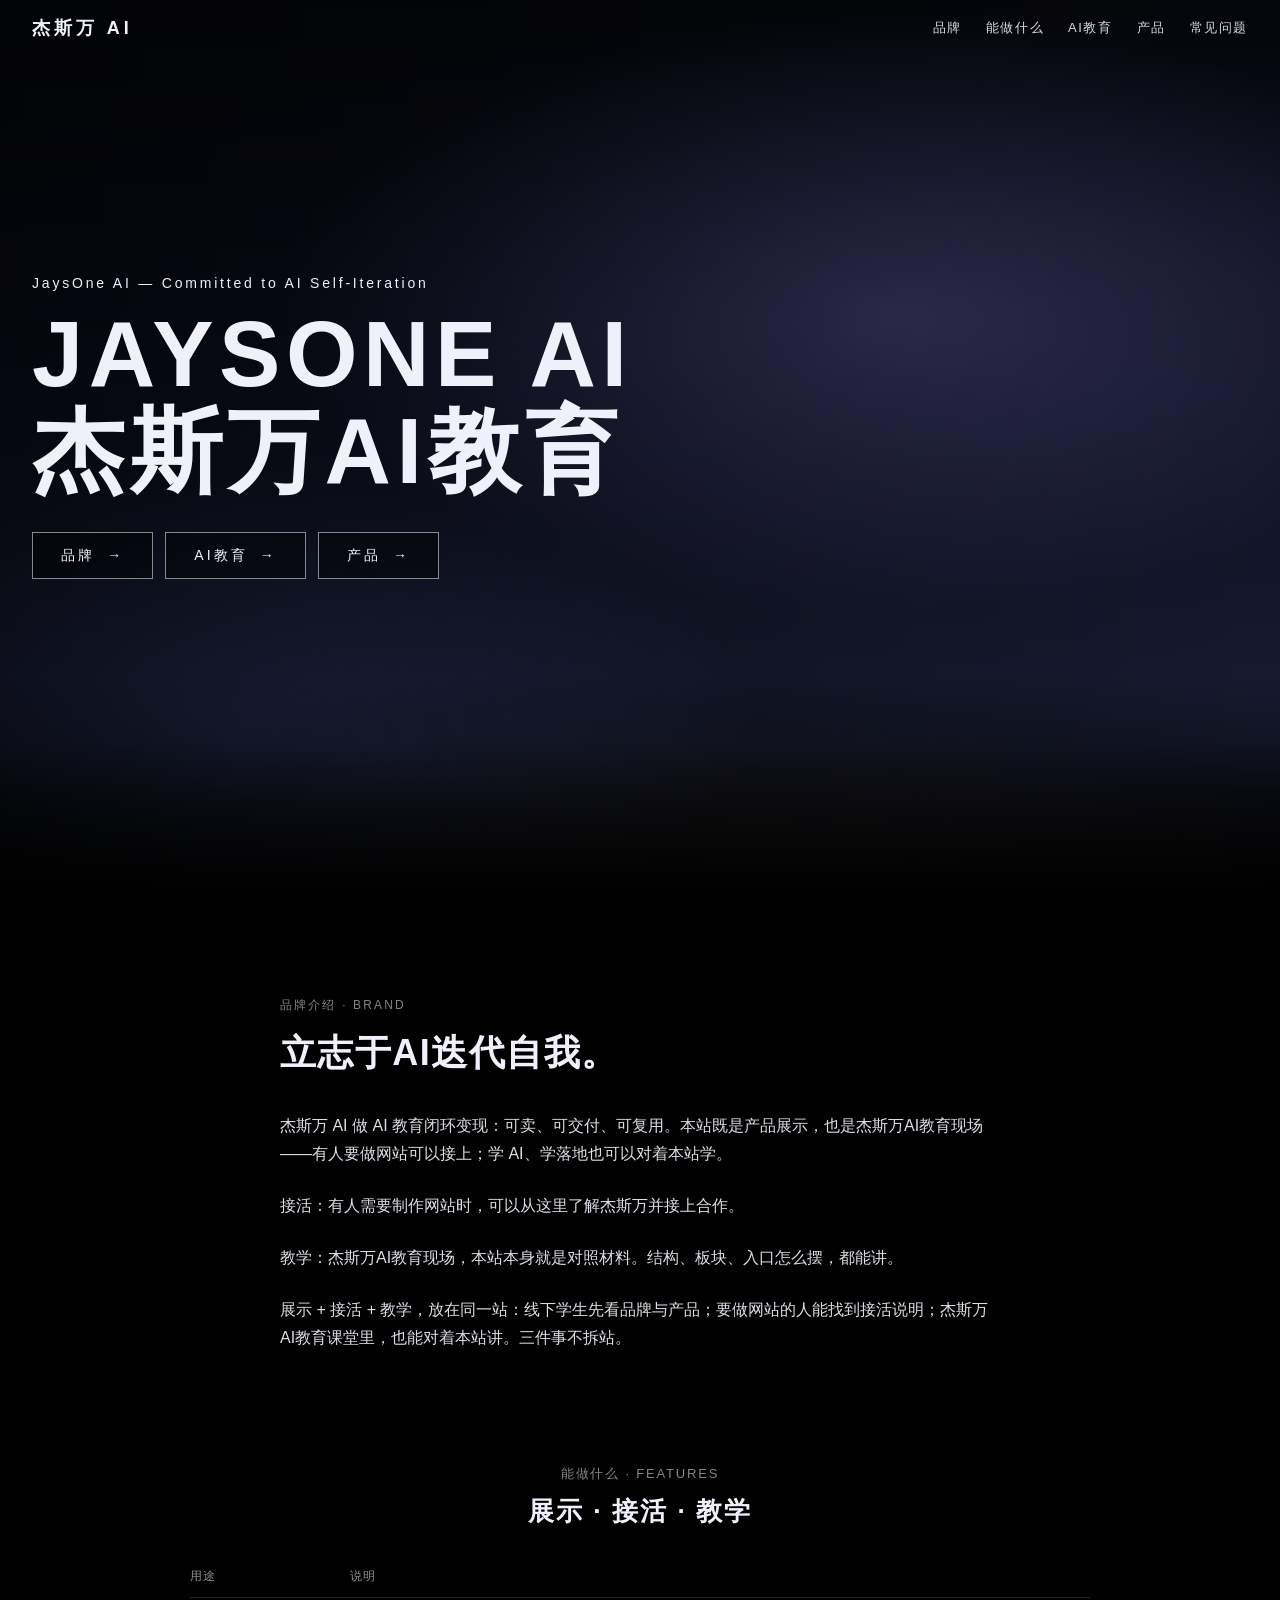
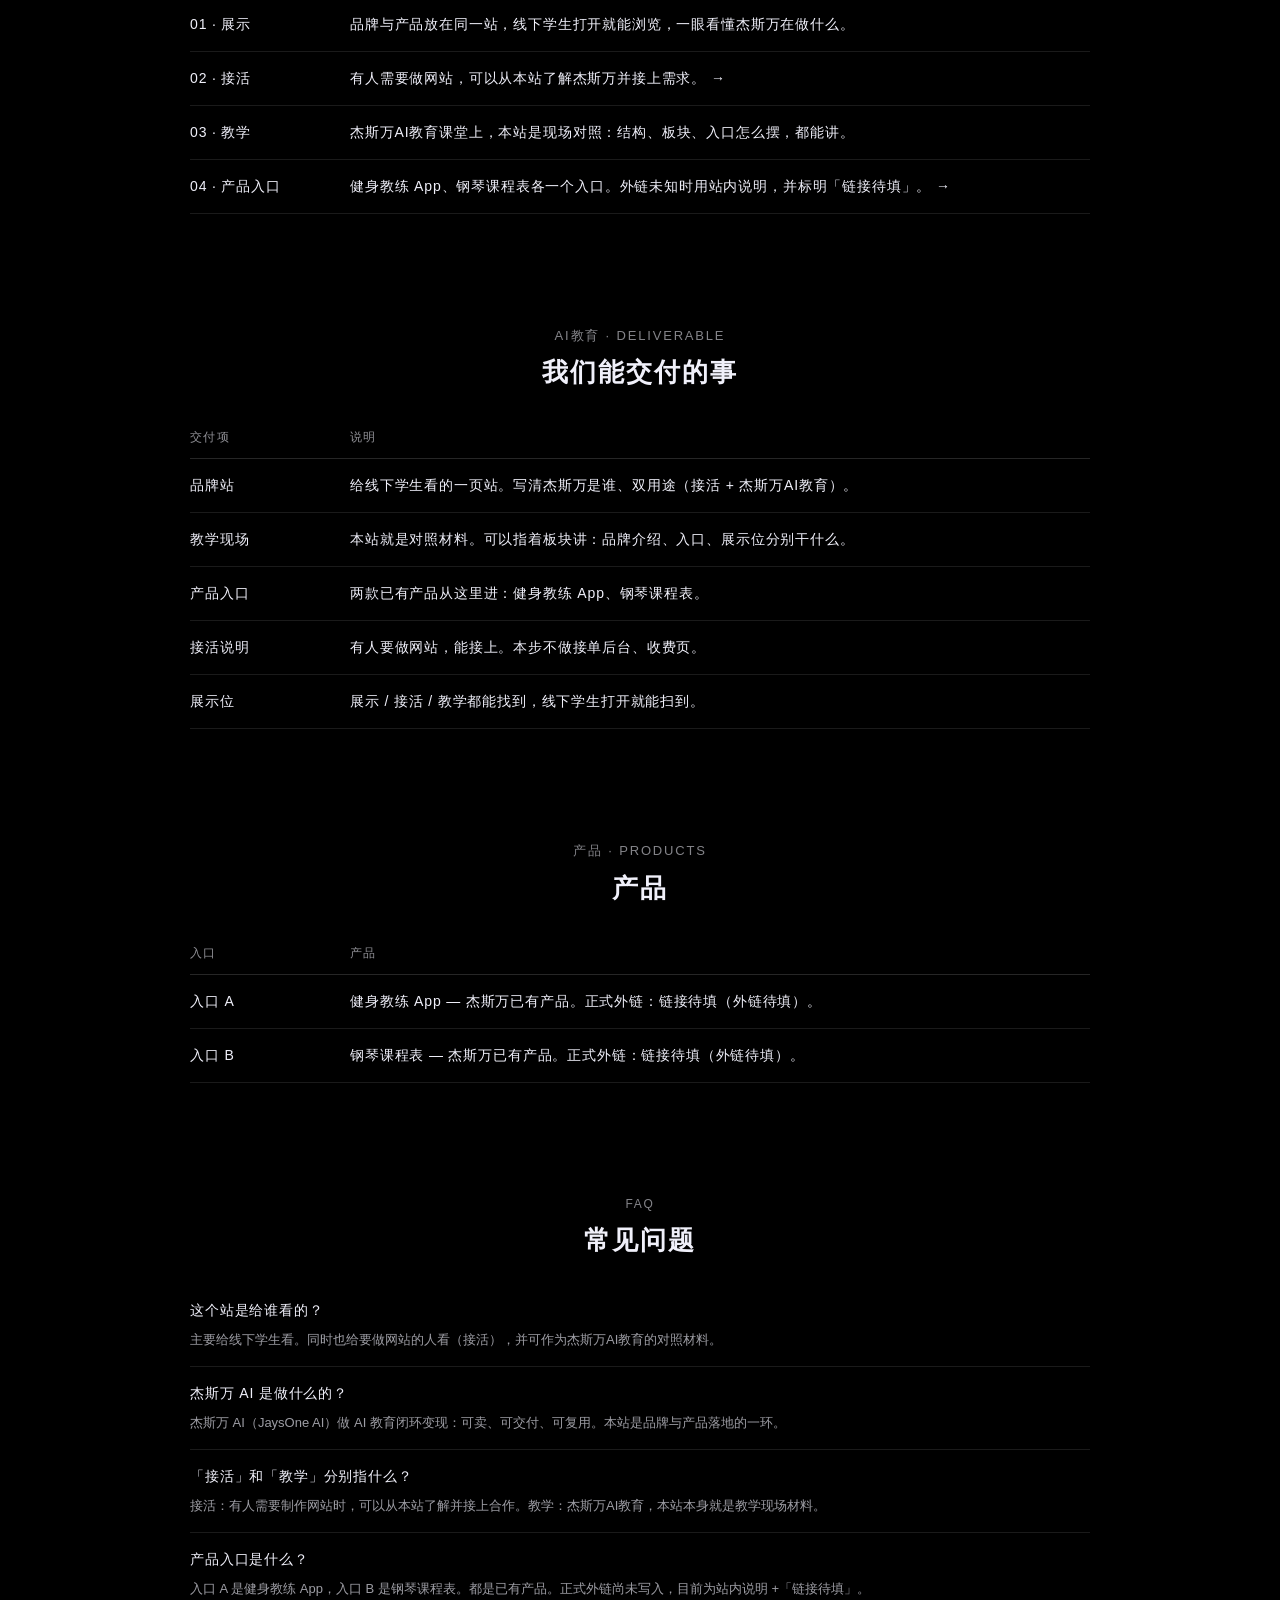
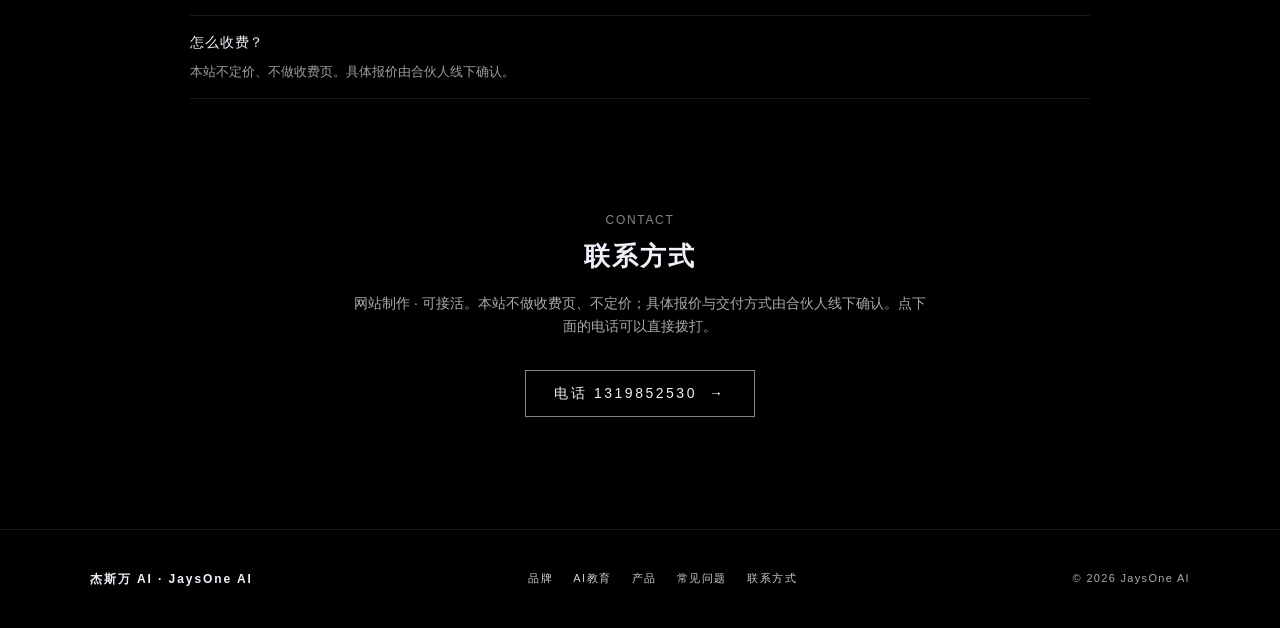
<file: index.html>
<!DOCTYPE html><html lang="zh-CN" class="h-full antialiased"><head><meta charSet="utf-8"/><meta name="viewport" content="width=device-width, initial-scale=1"/><link rel="stylesheet" href="/_next/static/chunks/31sah8od7p98w.css" data-precedence="next"/><link rel="preload" as="script" fetchPriority="low" href="/_next/static/chunks/3l04zcqx63h3y.js"/><script src="/_next/static/chunks/41qfcvra0dvw4.js" async=""></script><script src="/_next/static/chunks/27t_qfc-3_lzs.js" async=""></script><script src="/_next/static/chunks/turbopack-204cpt9buc445.js" async=""></script><script src="/_next/static/chunks/3fntmmi971322.js" async=""></script><script src="/_next/static/chunks/3lox95pdht3oi.js" async=""></script><title>JaysOne AI 杰斯万AI教育</title><meta name="description" content="杰斯万 AI（JaysOne AI）— 立志于AI迭代自我。AI 教育闭环变现：可卖、可交付、可复用。"/><link rel="icon" href="/favicon.ico?favicon.2vob68tjqpejf.ico" sizes="256x256" type="image/x-icon"/><script src="/_next/static/chunks/0cz1d0mv5g_q7.js" noModule=""></script></head><body class="min-h-full flex flex-col bg-black text-[#f0f0fa]"><div hidden=""><!--$--><!--/$--></div><main class="min-h-screen bg-black text-[#f0f0fa]"><header class="sx-nav absolute inset-x-0 top-0 z-50"><div class="mx-auto flex h-14 max-w-[1400px] items-center justify-between gap-4 px-4 sm:px-6 lg:px-8"><a href="#top" class="shrink-0 text-[18px] font-bold tracking-[0.22em] text-[#f0f0fa]" aria-label="杰斯万 AI">杰斯万 AI</a><nav class="hidden items-center gap-x-6 lg:flex" aria-label="Primary"><a href="#brand" class="whitespace-nowrap text-[13px] tracking-[0.12em] text-[#f0f0fa]/90 transition-opacity hover:opacity-70">品牌</a><a href="#features" class="whitespace-nowrap text-[13px] tracking-[0.12em] text-[#f0f0fa]/90 transition-opacity hover:opacity-70">能做什么</a><a href="#deliver" class="whitespace-nowrap text-[13px] tracking-[0.12em] text-[#f0f0fa]/90 transition-opacity hover:opacity-70">AI教育</a><a href="#products" class="whitespace-nowrap text-[13px] tracking-[0.12em] text-[#f0f0fa]/90 transition-opacity hover:opacity-70">产品</a><a href="#faq" class="whitespace-nowrap text-[13px] tracking-[0.12em] text-[#f0f0fa]/90 transition-opacity hover:opacity-70">常见问题</a></nav><button type="button" class="inline-flex h-9 w-9 items-center justify-center text-[#f0f0fa] lg:hidden" aria-expanded="false" aria-label="Toggle menu"><span class="flex flex-col gap-1.5"><span class="block h-px w-5 bg-current"></span><span class="block h-px w-5 bg-current"></span><span class="block h-px w-5 bg-current"></span></span></button></div></header><section id="top" class="relative flex min-h-[100svh] w-full items-end overflow-hidden sm:items-center" aria-label="JaysOne AI hero"><div class="absolute inset-0" aria-hidden="true" style="background:radial-gradient(ellipse 80% 55% at 70% 35%, rgba(120,110,190,0.35), transparent 60%), radial-gradient(ellipse 60% 40% at 20% 80%, rgba(60,80,140,0.35), transparent 65%), radial-gradient(ellipse 120% 70% at 50% 120%, rgba(200,170,140,0.18), transparent 60%), linear-gradient(180deg, #05060b 0%, #0d1020 45%, #161a2e 75%, #050505 100%)"></div><div class="absolute inset-0 bg-gradient-to-r from-black/55 via-black/25 to-transparent"></div><div class="absolute inset-x-0 bottom-0 h-40 bg-gradient-to-t from-black to-transparent"></div><div class="relative z-10 mx-auto w-full max-w-[1400px] px-4 pb-24 pt-28 sm:px-6 sm:pb-28 lg:px-8 lg:pt-16"><p class="mb-3 text-[13px] tracking-[0.18em] text-[#f0f0fa] sm:text-[14px] sm:tracking-[0.2em]">JaysOne AI — Committed to AI Self-Iteration</p><h1 class="max-w-[16ch] text-[42px] font-bold leading-[1.05] tracking-[0.04em] text-[#f0f0fa] sm:text-[64px] sm:tracking-[0.06em] md:text-[80px] lg:text-[92px]">JAYSONE AI<br/>杰斯万AI教育</h1><div class="mt-8 flex flex-wrap gap-3"><a href="#brand" class="inline-flex items-center gap-3 border border-[#f0f0fa]/55 bg-black/40 px-7 py-3 text-[14px] tracking-[0.22em] text-[#f0f0fa] backdrop-blur-[2px] transition-colors hover:border-[#f0f0fa] hover:bg-black/55">品牌 <span aria-hidden="true">→</span></a><a href="#deliver" class="inline-flex items-center gap-3 border border-[#f0f0fa]/55 bg-black/40 px-7 py-3 text-[14px] tracking-[0.22em] text-[#f0f0fa] backdrop-blur-[2px] transition-colors hover:border-[#f0f0fa] hover:bg-black/55">AI教育 <span aria-hidden="true">→</span></a><a href="#products" class="inline-flex items-center gap-3 border border-[#f0f0fa]/55 bg-black/40 px-7 py-3 text-[14px] tracking-[0.22em] text-[#f0f0fa] backdrop-blur-[2px] transition-colors hover:border-[#f0f0fa] hover:bg-black/55">产品 <span aria-hidden="true">→</span></a></div></div></section><section id="brand" class="scroll-mt-14 bg-black px-4 py-16 sm:px-6 sm:py-20 lg:px-8 lg:py-24" aria-labelledby="brand-heading"><div class="mx-auto max-w-[720px]"><p class="mb-3 text-[12px] tracking-[0.18em] text-[#f0f0fa]/55">品牌介绍 · BRAND</p><h2 id="brand-heading" class="mb-8 text-[28px] font-bold tracking-[0.04em] text-[#f0f0fa] sm:text-[36px]">立志于AI迭代自我。</h2><div class="space-y-6 text-[15px] leading-[1.7] text-[#f0f0fa]/92 sm:text-[16px] sm:leading-[1.75]"><p>杰斯万 AI 做 AI 教育闭环变现：可卖、可交付、可复用。本站既是产品展示，也是杰斯万AI教育现场——有人要做网站可以接上；学 AI、学落地也可以对着本站学。</p><p>接活：有人需要制作网站时，可以从这里了解杰斯万并接上合作。</p><p>教学：杰斯万AI教育现场，本站本身就是对照材料。结构、板块、入口怎么摆，都能讲。</p><p>展示 + 接活 + 教学，放在同一站：线下学生先看品牌与产品；要做网站的人能找到接活说明；杰斯万AI教育课堂里，也能对着本站讲。三件事不拆站。</p></div></div></section><section class="bg-black px-4 pb-20 pt-4 sm:px-6 sm:pb-28 lg:px-8" aria-label="JaysOne AI sections"><div class="space-y-20 sm:space-y-28"><div id="features" class="mx-auto w-full max-w-[900px] scroll-mt-16"><p class="mb-2 text-center text-[12px] tracking-[0.14em] text-[#f0f0fa]/55 sm:text-[13px]">能做什么 · FEATURES</p><h2 class="mb-6 text-center text-[22px] font-bold tracking-[0.08em] text-[#f0f0fa] sm:text-[26px]">展示 · 接活 · 教学</h2><div class="overflow-x-auto"><table class="w-full border-collapse text-left"><thead><tr class="border-b border-white/15"><th class="w-[8rem] py-3 pr-4 text-[11px] font-normal tracking-[0.12em] text-[#f0f0fa]/60 sm:w-[10rem] sm:text-[12px]">用途</th><th class="py-3 text-[11px] font-normal tracking-[0.12em] text-[#f0f0fa]/60 sm:text-[12px]">说明</th></tr></thead><tbody><tr class="border-b border-white/10"><td class="whitespace-nowrap py-3.5 pr-4 text-[13px] tracking-[0.06em] text-[#f0f0fa] sm:py-4 sm:text-[14px]">01 · 展示</td><td class="py-3.5 text-[13px] tracking-[0.06em] text-[#f0f0fa] sm:py-4 sm:text-[14px]">品牌与产品放在同一站，线下学生打开就能浏览，一眼看懂杰斯万在做什么。</td></tr><tr class="border-b border-white/10"><td class="whitespace-nowrap py-3.5 pr-4 text-[13px] tracking-[0.06em] text-[#f0f0fa] sm:py-4 sm:text-[14px]">02 · 接活</td><td class="py-3.5 text-[13px] tracking-[0.06em] text-[#f0f0fa] sm:py-4 sm:text-[14px]"><a href="#contact" class="hover:opacity-70">有人需要做网站，可以从本站了解杰斯万并接上需求。<!-- --> →</a></td></tr><tr class="border-b border-white/10"><td class="whitespace-nowrap py-3.5 pr-4 text-[13px] tracking-[0.06em] text-[#f0f0fa] sm:py-4 sm:text-[14px]">03 · 教学</td><td class="py-3.5 text-[13px] tracking-[0.06em] text-[#f0f0fa] sm:py-4 sm:text-[14px]">杰斯万AI教育课堂上，本站是现场对照：结构、板块、入口怎么摆，都能讲。</td></tr><tr class="border-b border-white/10"><td class="whitespace-nowrap py-3.5 pr-4 text-[13px] tracking-[0.06em] text-[#f0f0fa] sm:py-4 sm:text-[14px]">04 · 产品入口</td><td class="py-3.5 text-[13px] tracking-[0.06em] text-[#f0f0fa] sm:py-4 sm:text-[14px]"><a href="#products" class="hover:opacity-70">健身教练 App、钢琴课程表各一个入口。外链未知时用站内说明，并标明「链接待填」。<!-- --> →</a></td></tr></tbody></table></div></div><div id="deliver" class="mx-auto w-full max-w-[900px] scroll-mt-16"><p class="mb-2 text-center text-[12px] tracking-[0.14em] text-[#f0f0fa]/55 sm:text-[13px]">AI教育 · DELIVERABLE</p><h2 class="mb-6 text-center text-[22px] font-bold tracking-[0.08em] text-[#f0f0fa] sm:text-[26px]">我们能交付的事</h2><div class="overflow-x-auto"><table class="w-full border-collapse text-left"><thead><tr class="border-b border-white/15"><th class="w-[8rem] py-3 pr-4 text-[11px] font-normal tracking-[0.12em] text-[#f0f0fa]/60 sm:w-[10rem] sm:text-[12px]">交付项</th><th class="py-3 text-[11px] font-normal tracking-[0.12em] text-[#f0f0fa]/60 sm:text-[12px]">说明</th></tr></thead><tbody><tr class="border-b border-white/10"><td class="whitespace-nowrap py-3.5 pr-4 text-[13px] tracking-[0.06em] text-[#f0f0fa] sm:py-4 sm:text-[14px]">品牌站</td><td class="py-3.5 text-[13px] tracking-[0.06em] text-[#f0f0fa] sm:py-4 sm:text-[14px]">给线下学生看的一页站。写清杰斯万是谁、双用途（接活 + 杰斯万AI教育）。</td></tr><tr class="border-b border-white/10"><td class="whitespace-nowrap py-3.5 pr-4 text-[13px] tracking-[0.06em] text-[#f0f0fa] sm:py-4 sm:text-[14px]">教学现场</td><td class="py-3.5 text-[13px] tracking-[0.06em] text-[#f0f0fa] sm:py-4 sm:text-[14px]">本站就是对照材料。可以指着板块讲：品牌介绍、入口、展示位分别干什么。</td></tr><tr class="border-b border-white/10"><td class="whitespace-nowrap py-3.5 pr-4 text-[13px] tracking-[0.06em] text-[#f0f0fa] sm:py-4 sm:text-[14px]">产品入口</td><td class="py-3.5 text-[13px] tracking-[0.06em] text-[#f0f0fa] sm:py-4 sm:text-[14px]">两款已有产品从这里进：健身教练 App、钢琴课程表。</td></tr><tr class="border-b border-white/10"><td class="whitespace-nowrap py-3.5 pr-4 text-[13px] tracking-[0.06em] text-[#f0f0fa] sm:py-4 sm:text-[14px]">接活说明</td><td class="py-3.5 text-[13px] tracking-[0.06em] text-[#f0f0fa] sm:py-4 sm:text-[14px]">有人要做网站，能接上。本步不做接单后台、收费页。</td></tr><tr class="border-b border-white/10"><td class="whitespace-nowrap py-3.5 pr-4 text-[13px] tracking-[0.06em] text-[#f0f0fa] sm:py-4 sm:text-[14px]">展示位</td><td class="py-3.5 text-[13px] tracking-[0.06em] text-[#f0f0fa] sm:py-4 sm:text-[14px]">展示 / 接活 / 教学都能找到，线下学生打开就能扫到。</td></tr></tbody></table></div></div><div id="products" class="mx-auto w-full max-w-[900px] scroll-mt-16"><p class="mb-2 text-center text-[12px] tracking-[0.14em] text-[#f0f0fa]/55 sm:text-[13px]">产品 · PRODUCTS</p><h2 class="mb-6 text-center text-[22px] font-bold tracking-[0.08em] text-[#f0f0fa] sm:text-[26px]">产品</h2><div class="overflow-x-auto"><table class="w-full border-collapse text-left"><thead><tr class="border-b border-white/15"><th class="w-[8rem] py-3 pr-4 text-[11px] font-normal tracking-[0.12em] text-[#f0f0fa]/60 sm:w-[10rem] sm:text-[12px]">入口</th><th class="py-3 text-[11px] font-normal tracking-[0.12em] text-[#f0f0fa]/60 sm:text-[12px]">产品</th></tr></thead><tbody><tr class="border-b border-white/10"><td class="whitespace-nowrap py-3.5 pr-4 text-[13px] tracking-[0.06em] text-[#f0f0fa] sm:py-4 sm:text-[14px]">入口 A</td><td class="py-3.5 text-[13px] tracking-[0.06em] text-[#f0f0fa] sm:py-4 sm:text-[14px]">健身教练 App — 杰斯万已有产品。正式外链：链接待填（外链待填）。</td></tr><tr class="border-b border-white/10"><td class="whitespace-nowrap py-3.5 pr-4 text-[13px] tracking-[0.06em] text-[#f0f0fa] sm:py-4 sm:text-[14px]">入口 B</td><td class="py-3.5 text-[13px] tracking-[0.06em] text-[#f0f0fa] sm:py-4 sm:text-[14px]">钢琴课程表 — 杰斯万已有产品。正式外链：链接待填（外链待填）。</td></tr></tbody></table></div></div><div id="faq" class="mx-auto w-full max-w-[900px] scroll-mt-16"><p class="mb-2 text-center text-[12px] tracking-[0.14em] text-[#f0f0fa]/55">FAQ</p><h2 class="mb-6 text-center text-[22px] font-bold tracking-[0.08em] text-[#f0f0fa] sm:text-[26px]">常见问题</h2><ul><li class="border-b border-white/10 py-4"><p class="text-[14px] tracking-[0.06em] text-[#f0f0fa]">这个站是给谁看的？</p><p class="mt-2 text-[13px] leading-relaxed text-[#f0f0fa]/65">主要给线下学生看。同时也给要做网站的人看（接活），并可作为杰斯万AI教育的对照材料。</p></li><li class="border-b border-white/10 py-4"><p class="text-[14px] tracking-[0.06em] text-[#f0f0fa]">杰斯万 AI 是做什么的？</p><p class="mt-2 text-[13px] leading-relaxed text-[#f0f0fa]/65">杰斯万 AI（JaysOne AI）做 AI 教育闭环变现：可卖、可交付、可复用。本站是品牌与产品落地的一环。</p></li><li class="border-b border-white/10 py-4"><p class="text-[14px] tracking-[0.06em] text-[#f0f0fa]">「接活」和「教学」分别指什么？</p><p class="mt-2 text-[13px] leading-relaxed text-[#f0f0fa]/65">接活：有人需要制作网站时，可以从本站了解并接上合作。教学：杰斯万AI教育，本站本身就是教学现场材料。</p></li><li class="border-b border-white/10 py-4"><p class="text-[14px] tracking-[0.06em] text-[#f0f0fa]">产品入口是什么？</p><p class="mt-2 text-[13px] leading-relaxed text-[#f0f0fa]/65">入口 A 是健身教练 App，入口 B 是钢琴课程表。都是已有产品。正式外链尚未写入，目前为站内说明 +「链接待填」。</p></li><li class="border-b border-white/10 py-4"><p class="text-[14px] tracking-[0.06em] text-[#f0f0fa]">怎么收费？</p><p class="mt-2 text-[13px] leading-relaxed text-[#f0f0fa]/65">本站不定价、不做收费页。具体报价由合伙人线下确认。</p></li></ul></div><div id="contact" class="mx-auto w-full max-w-[900px] scroll-mt-16 text-center"><p class="mb-2 text-[12px] tracking-[0.14em] text-[#f0f0fa]/55">CONTACT</p><h2 class="mb-4 text-[22px] font-bold tracking-[0.08em] text-[#f0f0fa] sm:text-[26px]">联系方式</h2><p class="mx-auto max-w-xl text-[14px] leading-relaxed text-[#f0f0fa]/70">网站制作 · 可接活。本站不做收费页、不定价；具体报价与交付方式由合伙人线下确认。点下面的电话可以直接拨打。</p><a href="tel:1319852530" class="mt-8 inline-flex items-center gap-3 border border-[#f0f0fa]/55 px-7 py-3 text-[14px] tracking-[0.18em] text-[#f0f0fa] transition-colors hover:border-[#f0f0fa]">电话 1319852530 <span aria-hidden="true">→</span></a></div></div></section><footer class="border-t border-white/10 bg-black px-4 py-10 sm:px-6 lg:px-8"><div class="mx-auto flex max-w-[1100px] flex-col items-center justify-between gap-6 sm:flex-row"><p class="text-[12px] font-bold tracking-[0.16em] text-[#f0f0fa]">杰斯万 AI · JaysOne AI</p><nav class="flex flex-wrap items-center justify-center gap-x-5 gap-y-2" aria-label="Footer"><a href="#brand" class="text-[11px] tracking-[0.14em] text-[#f0f0fa]/85 transition-opacity hover:opacity-60">品牌</a><a href="#deliver" class="text-[11px] tracking-[0.14em] text-[#f0f0fa]/85 transition-opacity hover:opacity-60">AI教育</a><a href="#products" class="text-[11px] tracking-[0.14em] text-[#f0f0fa]/85 transition-opacity hover:opacity-60">产品</a><a href="#faq" class="text-[11px] tracking-[0.14em] text-[#f0f0fa]/85 transition-opacity hover:opacity-60">常见问题</a><a href="#contact" class="text-[11px] tracking-[0.14em] text-[#f0f0fa]/85 transition-opacity hover:opacity-60">联系方式</a></nav><p class="text-[11px] tracking-[0.12em] text-[#f0f0fa]/70">© 2026 JaysOne AI</p></div></footer></main><!--$--><!--/$--><script src="/_next/static/chunks/3l04zcqx63h3y.js" id="_R_" async=""></script><script>(self.__next_f=self.__next_f||[]).push([0])</script><script>self.__next_f.push([1,"1:\"$Sreact.fragment\"\n2:I[39756,[\"/_next/static/chunks/3fntmmi971322.js\"],\"default\"]\n3:I[37457,[\"/_next/static/chunks/3fntmmi971322.js\"],\"default\"]\n4:I[18529,[\"/_next/static/chunks/3fntmmi971322.js\",\"/_next/static/chunks/3lox95pdht3oi.js\"],\"Nav\"]\nc:I[68027,[\"/_next/static/chunks/3fntmmi971322.js\"],\"default\",1]\n:HL[\"/_next/static/chunks/31sah8od7p98w.css\",\"style\"]\n0:{\"P\":null,\"c\":[\"\",\"\"],\"q\":\"\",\"i\":false,\"f\":[[[\"\",{\"children\":[\"__PAGE__\",{},\"$undefined\",\"$undefined\",4608]},\"$undefined\",\"$undefined\",4624],[[\"$\",\"$1\",\"c\",{\"children\":[[[\"$\",\"link\",\"0\",{\"rel\":\"stylesheet\",\"href\":\"/_next/static/chunks/31sah8od7p98w.css\",\"precedence\":\"next\",\"crossOrigin\":\"$undefined\",\"nonce\":\"$undefined\"}],[\"$\",\"script\",\"script-0\",{\"src\":\"/_next/static/chunks/3fntmmi971322.js\",\"async\":true,\"nonce\":\"$undefined\"}]],[\"$\",\"html\",null,{\"lang\":\"zh-CN\",\"className\":\"h-full antialiased\",\"children\":[\"$\",\"body\",null,{\"className\":\"min-h-full flex flex-col bg-black text-[#f0f0fa]\",\"children\":[\"$\",\"$L2\",null,{\"parallelRouterKey\":\"children\",\"error\":\"$undefined\",\"errorStyles\":\"$undefined\",\"errorScripts\":\"$undefined\",\"template\":[\"$\",\"$L3\",null,{}],\"templateStyles\":\"$undefined\",\"templateScripts\":\"$undefined\",\"notFound\":[[[\"$\",\"title\",null,{\"children\":\"404: This page could not be found.\"}],[\"$\",\"div\",null,{\"style\":{\"fontFamily\":\"system-ui,\\\"Segoe UI\\\",Roboto,Helvetica,Arial,sans-serif,\\\"Apple Color Emoji\\\",\\\"Segoe UI Emoji\\\"\",\"height\":\"100vh\",\"textAlign\":\"center\",\"display\":\"flex\",\"flexDirection\":\"column\",\"alignItems\":\"center\",\"justifyContent\":\"center\"},\"children\":[\"$\",\"div\",null,{\"children\":[[\"$\",\"style\",null,{\"dangerouslySetInnerHTML\":{\"__html\":\"body{color:#000;background:#fff;margin:0}.next-error-h1{border-right:1px solid rgba(0,0,0,.3)}@media (prefers-color-scheme:dark){body{color:#fff;background:#000}.next-error-h1{border-right:1px solid rgba(255,255,255,.3)}}\"}}],[\"$\",\"h1\",null,{\"className\":\"next-error-h1\",\"style\":{\"display\":\"inline-block\",\"margin\":\"0 20px 0 0\",\"padding\":\"0 23px 0 0\",\"fontSize\":24,\"fontWeight\":500,\"verticalAlign\":\"top\",\"lineHeight\":\"49px\"},\"children\":404}],[\"$\",\"div\",null,{\"style\":{\"display\":\"inline-block\"},\"children\":[\"$\",\"h2\",null,{\"style\":{\"fontSize\":14,\"fontWeight\":400,\"lineHeight\":\"49px\",\"margin\":0},\"children\":\"This page could not be found.\"}]}]]}]}]],[]],\"forbidden\":\"$undefined\",\"unauthorized\":\"$undefined\"}]}]}]]}],{\"children\":[[\"$\",\"$1\",\"c\",{\"children\":[[\"$\",\"main\",null,{\"className\":\"min-h-screen bg-black text-[#f0f0fa]\",\"children\":[[\"$\",\"$L4\",null,{}],[\"$\",\"section\",null,{\"id\":\"top\",\"className\":\"relative flex min-h-[100svh] w-full items-end overflow-hidden sm:items-center\",\"aria-label\":\"JaysOne AI hero\",\"children\":[[\"$\",\"div\",null,{\"className\":\"absolute inset-0\",\"aria-hidden\":true,\"style\":{\"background\":\"radial-gradient(ellipse 80% 55% at 70% 35%, rgba(120,110,190,0.35), transparent 60%), radial-gradient(ellipse 60% 40% at 20% 80%, rgba(60,80,140,0.35), transparent 65%), radial-gradient(ellipse 120% 70% at 50% 120%, rgba(200,170,140,0.18), transparent 60%), linear-gradient(180deg, #05060b 0%, #0d1020 45%, #161a2e 75%, #050505 100%)\"}}],[\"$\",\"div\",null,{\"className\":\"absolute inset-0 bg-gradient-to-r from-black/55 via-black/25 to-transparent\"}],[\"$\",\"div\",null,{\"className\":\"absolute inset-x-0 bottom-0 h-40 bg-gradient-to-t from-black to-transparent\"}],[\"$\",\"div\",null,{\"className\":\"relative z-10 mx-auto w-full max-w-[1400px] px-4 pb-24 pt-28 sm:px-6 sm:pb-28 lg:px-8 lg:pt-16\",\"children\":[[\"$\",\"p\",null,{\"className\":\"mb-3 text-[13px] tracking-[0.18em] text-[#f0f0fa] sm:text-[14px] sm:tracking-[0.2em]\",\"children\":\"JaysOne AI — Committed to AI Self-Iteration\"}],[\"$\",\"h1\",null,{\"className\":\"max-w-[16ch] text-[42px] font-bold leading-[1.05] tracking-[0.04em] text-[#f0f0fa] sm:text-[64px] sm:tracking-[0.06em] md:text-[80px] lg:text-[92px]\",\"children\":[\"JAYSONE AI\",[\"$\",\"br\",null,{}],\"杰斯万AI教育\"]}],[\"$\",\"div\",null,{\"className\":\"mt-8 flex flex-wrap gap-3\",\"children\":[[\"$\",\"a\",null,{\"href\":\"#brand\",\"className\":\"inline-flex items-center gap-3 border border-[#f0f0fa]/55 bg-black/40 px-7 py-3 text-[14px] tracking-[0.22em] text-[#f0f0fa] backdrop-blur-[2px] transition-colors hover:border-[#f0f0fa] hover:bg-black/55\",\"children\":[\"品牌 \",[\"$\",\"span\",null,{\"aria-hidden\":true,\"children\":\"→\"}]]}],[\"$\",\"a\",null,{\"href\":\"#deliver\",\"className\":\"inline-flex items-center gap-3 border border-[#f0f0fa]/55 bg-black/40 px-7 py-3 text-[14px] tracking-[0.22em] text-[#f0f0fa] backdrop-blur-[2px] transition-colors hover:border-[#f0f0fa] hover:bg-black/55\",\"children\":[\"AI教育 \",[\"$\",\"span\",null,{\"aria-hidden\":true,\"children\":\"→\"}]]}],[\"$\",\"a\",null,{\"href\":\"#products\",\"className\":\"inline-flex items-center gap-3 border border-[#f0f0fa]/55 bg-black/40 px-7 py-3 text-[14px] tracking-[0.22em] text-[#f0f0fa] backdrop-blur-[2px] transition-colors hover:border-[#f0f0fa] hover:bg-black/55\",\"children\":[\"产品 \",\"$L5\"]}]]}]]}]]}],\"$L6\",\"$L7\",\"$L8\"]}],[\"$L9\"],\"$La\"]}],{},null,false,null]},null,false,null],\"$Lb\",false]],\"m\":\"$undefined\",\"G\":[\"$c\",[\"$Ld\"]],\"S\":true,\"h\":null,\"r\":\"$undefined\",\"s\":\"$undefined\",\"a\":\"$undefined\",\"l\":\"$undefined\",\"p\":\"$undefined\",\"d\":\"$undefined\",\"b\":\"FJ4uBgLNPTLlwCGOSUuei\"}\n15:I[97367,[\"/_next/static/chunks/3fntmmi971322.js\"],\"OutletBoundary\"]\n16:\"$Sreact.suspense\"\n18:I[97367,[\"/_next/static/chunks/3fntmmi971322.js\"],\"ViewportBoundary\"]\n1a:I[97367,[\"/_next/static/chunks/3fntmmi971322.js\"],\"MetadataBoundary\"]\n5:[\"$\",\"span\",null,{\"aria-hidden\":true,\"children\":\"→\"}]\n6:[\"$\",\"section\",null,{\"id\":\"brand\",\"className\":\"scroll-mt-14 bg-black px-4 py-16 sm:px-6 sm:py-20 lg:px-8 lg:py-24\",\"aria-labelledby\":\"brand-heading\",\"children\":[\"$\",\"div\",null,{\"className\":\"mx-auto max-w-[720px]\",\"children\":[[\"$\",\"p\",null,{\"className\":\"mb-3 text-[12px] tracking-[0.18em] text-[#f0f0fa]/55\",\"children\":\"品牌介绍 · BRAND\"}],[\"$\",\"h2\",null,{\"id\":\"brand-heading\",\"className\":\"mb-8 text-[28px] font-bold tracking-[0.04em] text-[#f0f0fa] sm:text-[36px]\",\"children\":\"立志于AI迭代自我。\"}],[\"$\",\"div\",null,{\"className\":\"space-y-6 text-[15px] leading-[1.7] text-[#f0f0fa]/92 sm:text-[16px] sm:leading-[1.75]\",\"children\":[[\"$\",\"p\",\"杰斯万 AI 做 AI 教育闭环变现：可卖、可交\",{\"children\":\"杰斯万 AI 做 AI 教育闭环变现：可卖、可交付、可复用。本站既是产品展示，也是杰斯万AI教育现场——有人要做网站可以接上；学 AI、学落地也可以对着本站学。\"}],[\"$\",\"p\",\"接活：有人需要制作网站时，可以从这里了解杰斯万并\",{\"children\":\"接活：有人需要制作网站时，可以从这里了解杰斯万并接上合作。\"}],[\"$\",\"p\",\"教学：杰斯万AI教育现场，本站本身就是对照材料。\",{\"children\":\"教学：杰斯万AI教育现场，本站本身就是对照材料。结构、板块、入口怎么摆，都能讲。\"}],[\"$\",\"p\",\"展示 + 接活 + 教学，放在同一站：线下学生先\",{\"children\":\"展示 + 接活 + 教学，放在同一站：线下学生先看品牌与产品；要做网站的人能找到接活说明；杰斯万AI教育课堂里，也能对着本站讲。三件事不拆站。\"}]]}]]}]}]\n7:[\"$\",\"section\",null,{\"className\":\"bg-black px-4 pb-20 pt-4 sm:px-6 sm:pb-28 lg:px-8\",\"aria-label\":\"JaysOne AI sections\",\"children\":[\"$\",\"div\",null,{\"className\":\"space-y-20 sm:space-y-28\",\"children\":[[\"$\",\"div\",null,{\"id\":\"features\",\"className\":\"mx-auto w-full max-w-[900px] scroll-mt-16\",\"children\":[[\"$\",\"p\",null,{\"className\":\"mb-2 text-center text-[12px] tracking-[0.14em] text-[#f0f0fa]/55 sm:text-[13px]\",\"children\":\"能做什么 · FEATURES\"}],[\"$\",\"h2\",null,{\"className\":\"mb-6 text-center text-[22px] font-bold tracking-[0.08em] text-[#f0f0fa] sm:text-[26px]\",\"children\":\"展示 · 接活 · 教学\"}],[\"$\",\"div\",null,{\"className\":\"overflow-x-auto\",\"children\":[\"$\",\"table\",null,{\"className\":\"w-full border-collapse text-left\",\"children\":[[\"$\",\"thead\",null,{\"children\":[\"$\",\"tr\",null,{\"className\":\"border-b border-white/15\",\"children\":[[\"$\",\"th\",null,{\"className\":\"w-[8rem] py-3 pr-4 text-[11px] font-normal tracking-[0.12em] text-[#f0f0fa]/60 sm:w-[10rem] sm:text-[12px]\",\"children\":\"用途\"}],[\"$\",\"th\",null,{\"className\":\"py-3 text-[11px] font-normal tracking-[0.12em] text-[#f0f0fa]/60 sm:text-[12px]\",\"children\":\"说明\"}]]}]}],[\"$\",\"tbody\",null,{\"children\":[[\"$\",\"tr\",\"01 · 展示\",{\"className\":\"border-b border-white/10\",\"children\":[[\"$\",\"td\",null,{\"className\":\"whitespace-nowrap py-3.5 pr-4 text-[13px] tracking-[0.06em] text-[#f0f0fa] sm:py-4 sm:text-[14px]\",\"children\":\"01 · 展示\"}],[\"$\",\"td\",null,{\"className\":\"py-3.5 text-[13px] tracking-[0.06em] text-[#f0f0fa] sm:py-4 sm:text-[14px]\",\"children\":\"品牌与产品放在同一站，线下学生打开就能浏览，一眼看懂杰斯万在做什么。\"}]]}],[\"$\",\"tr\",\"02 · 接活\",{\"className\":\"border-b border-white/10\",\"children\":[[\"$\",\"td\",null,{\"className\":\"whitespace-nowrap py-3.5 pr-4 text-[13px] tracking-[0.06em] text-[#f0f0fa] sm:py-4 sm:text-[14px]\",\"children\":\"02 · 接活\"}],[\"$\",\"td\",null,{\"className\":\"py-3.5 text-[13px] tracking-[0.06em] text-[#f0f0fa] sm:py-4 sm:text-[14px]\",\"children\":[\"$\",\"a\",null,{\"href\":\"#contact\",\"className\":\"hover:opacity-70\",\"children\":[\"有人需要做网站，可以从本站了解杰斯万并接上需求。\",\" →\"]}]}]]}],[\"$\",\"tr\",\"03 · 教学\",{\"className\":\"border-b border-white/10\",\"children\":[[\"$\",\"td\",null,{\"className\":\"whitespace-nowrap py-3.5 pr-4 text-[13px] tracking-[0.06em] text-[#f0f0fa] sm:py-4 sm:text-[14px]\",\"children\":\"03 · 教学\"}],[\"$\",\"td\",null,{\"className\":\"py-3.5 text-[13px] tracking-[0.06em] text-[#f0f0fa] sm:py-4 sm:text-[14px]\",\"children\":\"杰斯万AI教育课堂上，本站是现场对照：结构、板块、入口怎么摆，都能讲。\"}]]}],[\"$\",\"tr\",\"04 · 产品入口\",{\"className\":\"border-b border-white/10\",\"children\":[[\"$\",\"td\",null,{\"className\":\"whitespace-nowrap py-3.5 pr-4 text-[13px] tracking-[0.06em] text-[#f0f0fa] sm:py-4 sm:text-[14px]\",\"children\":\"04 · 产品入口\"}],[\"$\",\"td\",null,{\"className\":\"py-3.5 text-[13px] tracking-[0.06em] text-[#f0f0fa] sm:py-4 sm:text-[14px]\",\"children\":[\"$\",\"a\",null,{\"href\":\"#products\",\"className\":\"hover:opacity-70\",\"children\":[\"健身教练 App、钢琴课程表各一个入口。外链未知时用站内说明，并标明「链接待填」。\",\" →\"]}]}]]}]]}]]}]}]]}],[\"$\",\"div\",null,{\"id\":\"deliver\",\"className\":\"mx-auto w-full max-w-[900px] scroll-mt-16\",\"children\":[[\"$\",\"p\",null,{\"className\":\"mb-2 text-center text-[12px] tracking-[0.14em] text-[#f0f0fa]/55 sm:text-[13px]\",\"children\":\"AI教育 · DELIVERABLE\"}],[\"$\",\"h2\",null,{\"className\":\"mb-6 text-center text-[22px] font-bold tracking-[0.08em] text-[#f0f0fa] sm:text-[26px]\",\"children\":\"我们能交付的事\"}],[\"$\",\"div\",null,{\"className\":\"overflow-x-auto\",\"children\":[\"$\",\"table\",null,{\"className\":\"w-full border-collapse text-left\",\"children\":[[\"$\",\"thead\",null,{\"children\":[\"$\",\"tr\",null,{\"className\":\"border-b border-white/15\",\"children\":[[\"$\",\"th\",null,{\"className\":\"w-[8rem] py-3 pr-4 text-[11px] font-normal tracking-[0.12em] text-[#f0f0fa]/60 sm:w-[10rem] sm:text-[12px]\",\"children\":\"交付项\"}],[\"$\",\"th\",null,{\"className\":\"py-3 text-[11px] font-normal tracking-[0.12em] text-[#f0f0fa]/60 sm:text-[12px]\",\"children\":\"说明\"}]]}]}],[\"$\",\"tbody\",null,{\"children\":[[\"$\",\"tr\",\"品牌站\",{\"className\":\"border-b border-white/10\",\"children\":[[\"$\",\"td\",null,{\"className\":\"whitespace-nowrap py-3.5 pr-4 text-[13px] tracking-[0.06em] text-[#f0f0fa] sm:py-4 sm:text-[14px]\",\"children\":\"品牌站\"}],[\"$\",\"td\",null,{\"className\":\"py-3.5 text-[13px] tracking-[0.06em] text-[#f0f0fa] sm:py-4 sm:text-[14px]\",\"children\":\"给线下学生看的一页站。写清杰斯万是谁、双用途（接活 + 杰斯万AI教育）。\"}]]}],\"$Le\",\"$Lf\",\"$L10\",\"$L11\"]}]]}]}]]}],\"$L12\",\"$L13\",\"$L14\"]}]}]\n8:[\"$\",\"footer\",null,{\"className\":\"border-t border-white/10 bg-black px-4 py-10 sm:px-6 lg:px-8\",\"children\":[\"$\",\"div\",null,{\"className\":\"mx-auto flex max-w-[1100px] flex-col items-center justify-between gap-6 sm:flex-row\",\"children\":[[\"$\",\"p\",null,{\"className\":\"text-[12px] font-bold tracking-[0.16em] text-[#f0f0fa]\",\"children\":\"杰斯万 AI · JaysOne AI\"}],[\"$\",\"nav\",null,{\"className\":\"flex flex-wrap items-center justify-center gap-x-5 gap-y-2\",\"aria-label\":\"Footer\",\"children\":[[\"$\",\"a\",\"品牌\",{\"href\":\"#brand\",\"className\":\"text-[11px] tracking-[0.14em] text-[#f0f0fa]/85 transition-opacity hover:opacity-60\",\"children\":\"品牌\"}],[\"$\",\"a\",\"AI教育\",{\"href\":\"#deliver\",\"className\":\"text-[11px] tracking-[0.14em] text-[#f0f0fa]/85 transition-opacity hover:opacity-60\",\"children\":\"AI教育\"}],[\"$\",\"a\",\"产品\",{\"href\":\"#products\",\"className\":\"text-[11px] tracking-[0.14em] text-[#f0f0fa]/85 transition-opacity hover:opacity-60\",\"children\":\"产品\"}],[\"$\",\"a\",\"常见问题\",{\"href\":\"#faq\",\"className\":\"text-[11px] tracking-[0.14em] text-[#f0f0fa]/85 transition-opacity hover:opacity-60\",\"children\":\"常见问题\"}],[\"$\",\"a\",\"联系方式\",{\"href\":\"#contact\",\"className\":\"text-[11px] tracking-[0.14em] text-[#f0f0fa]/85 transition-opacity hover:opacity-60\",\"children\":\"联系方式\"}]]}],[\"$\",\"p\",null,{\"className\":\"text-[11px] tracking-[0.12em] text-[#f0f0fa]/70\",\"children\":\"© 2026 JaysOne AI\"}]]}]}]\n9:[\"$\",\"script\",\"script-0\",{\"src\":\"/_next/static/chunks/3lox95pdht3oi.js\",\"async\":true,\"nonce\":\"$undefined\"}]\na:[\"$\",\"$L15\",null,{\"children\":[\"$\",\"$16\",null,{\"name\":\"Next.MetadataOutlet\",\"children\":\"$@17\"}]}]\nb:[\"$\",\"$1\",\"h\",{\"children\":[null,[\"$\",\"$L18\",null,{\"children\":\"$L19\"}],[\"$\",\"div\",null,{\"hidden\":true,\"children\":[\"$\",\"$L1a\",null,{\"children\":[\"$\",\"$16\",null,{\"name\":\"Next.Metadata\",\"children\":\"$L1b\"}]}]}],null]}]\nd:[\"$\",\"link\",\"0\",{\"rel\":\"stylesheet\",\"href\":\"/_next/static/chunks/31sah8od7p98w.css\",\"precedence\":\"next\",\"crossOrigin\":\"$undefined\",\"nonce\":\"$undefined\"}]\ne:[\"$\",\"tr\",\"教学现场\",{\"className\":\"border-b border-white/10\",\"children\":[[\"$\",\"td\",null,{\"className\":\"whitespace-nowrap py-3.5 pr-4 text-[13px] tracking-[0.06em] text-[#f0f0fa] sm:py-4 sm:text-[14px]\",\"children\":\"教学现场\"}],[\"$\",\"td\",null,{\"className\":\"py-3.5 text-[13px] tracking-[0.06em] text-[#f0f0fa] sm:py-4 sm:text-[14px]\",\"children\":\"本站就是对照材料。可以指着板块讲：品牌介绍、入口、展示位分别干什么。\"}]]}]\nf:[\"$\",\"tr\",\"产品入口\",{\"className\":\"border-b border-white/10\",\"children\":[[\"$\",\"td\",null,{\"className\":\"whitespace-nowrap py-3.5 pr-4 text-[13px] tracking-[0.06em] text-[#f0f0fa] sm:py-4 sm:text-[14px]\",\"children\":\"产品入口\"}],[\"$\",\"td\",null,{\"className\":\"py-3.5 text-[13px] tracking-[0.06em] text-[#f0f0fa] sm:py-4 sm:text-[14px]\",\"children\":\"两款已有产品从这里进：健身教练 App、钢琴课程表。\"}]]}]\n10:[\"$\",\"tr\",\"接活说明\",{\"className\":\"border-b border-white/10\",\"children\":[[\"$\",\"td\",null,{\"className\":\"whitespace-nowrap py-3.5 pr-4 text-[13px] tracking-[0.06em] text-[#f0f0fa] sm:py-4 sm:text-[14px]\",\"children\":\"接活说明\"}],[\"$\",\"td\",null,{\"className\":\"py-3.5 text-[13px] tracking-[0.06em] text-[#f0f0fa] sm:py-4 sm:text-[14px]\",\"children\":\"有人要做网站，能接上。本步不做接单后台、收费页。\"}]]}]\n11:[\"$\",\"tr\",\"展示位\",{\"className\":\"border-b border-white/10\",\"children\":[[\"$\",\"td\",null,{\"className\":\"whitespace-nowrap py-3.5 pr-4 text-[13px] tracking-[0.06em] text-[#f0f0fa] sm:py-4 sm:text-[14px]\",\"children\":\"展示位\"}],[\"$\",\"td\",null,{\"className\":\"py-3.5 text-[13px] tracking-[0.06em] text-[#f0f0fa] sm:py-4 sm:text-[14px]\",\"children\":\"展示 / 接活 / 教学都能找到，线下学生打开就能扫到。\"}]]}]\n12:[\"$\",\"div\",null,{\"id\":\"products\",\"className\":\"mx-auto w-full max-w-[900px] scroll-mt-16\",\"children\":[[\"$\",\"p\",null,{\"className\":\"mb-2 text-center text-[12px] tracking-[0.14em] text-[#f0f0fa]/55 sm:text-[13px]\",\"children\":\"产品 · PRODUCTS\"}],[\"$\",\"h2\",null,{\"className\":\"mb-6 text-center text-[22px] font-bold tracking-[0.08em] text-[#f0f0fa] sm:text-[26px]\",\"children\":\"产品\"}],[\"$\",\"div\",null,{\"className\":\"overflow-x-auto\",\"children\":[\"$\",\"table\",null,{\"className\":\"w-full border-collapse text-left\",\"children\":[[\"$\",\"thead\",null,{\"children\":[\"$\",\"tr\",null,{\"className\":\"border-b border-white/15\",\"children\":[[\"$\",\"th\",null,{\"className\":\"w-[8rem] py-3 pr-4 text-[11px] font-normal tracking-[0.12em] text-[#f0f0fa]/60 sm:w-[10rem] sm:text-[12px]\",\"children\":\"入口\"}],[\"$\",\"th\",null,{\"className\":\"py-3 text-[11px] font-normal tracking-[0.12em] text-[#f0f0fa]/60 sm:text-[12px]\",\"children\":\"产品\"}]]}]}],[\"$\",\"tbody\",null,{\"children\":[[\"$\",\"tr\",\"入口 A\",{\"className\":\"border-b border-white/10\",\"children\":[[\"$\",\"td\",null,{\"className\":\"whitespace-nowrap py-3.5 pr-4 text-[13px] tracking-[0.06em] text-[#f0f0fa] sm:py-4 sm:text-[14px]\",\"children\":\"入口 A\"}],[\"$\",\"td\",null,{\"className\":\"py-3.5 text-[13px] tracking-[0.06em] text-[#f0f0fa] sm:py-4 sm:text-[14px]\",\"children\":\"健身教练 App — 杰斯万已有产品。正式外链：链接待填（外链待填）。\"}]]}],[\"$\",\"tr\",\"入口 B\",{\"className\":\"border-b border-white/10\",\"children\":[[\"$\",\"td\",null,{\"className\":\"whitespace-nowrap py-3.5 pr-4 text-[13px] tracking-[0.06em] text-[#f0f0fa] sm:py-4 sm:text-[14px]\",\"children\":\"入口 B\"}],[\"$\",\"td\",null,{\"className\":\"py-3.5 text-[13px] tracking-[0.06em] text-[#f0f0fa] sm:py-4 sm:text-[14px]\",\"children\":\"钢琴课程表 — 杰斯万已有产品。正式外链：链接待填（外链待填）。\"}]]}]]}]]}]}]]}]\n13:[\"$\",\"div\",null,{\"id\":\"faq\",\"className\":\"mx-auto w-full max-w-[900px] scroll-mt-16\",\"children\":[[\"$\",\"p\",null,{\"className\":\"mb-2 text-center text-[12px] tracking-[0.14em] text-[#f0f0fa]/55\",\"children\":\"FAQ\"}],[\"$\",\"h2\",null,{\"className\":\"mb-6 text-center text-[22px] font-bold tracking-[0.08em] text-[#f0f0fa] sm:text-[26px]\",\"children\":\"常见问题\"}],[\"$\",\"ul\",null,{\"children\":[[\"$\",\"li\",\"这个站是给谁看的？\",{\"className\":\"border-b border-white/10 py-4\",\"children\":[[\"$\",\"p\",null,{\"className\":\"text-[14px] tracking-[0.06em] text-[#f0f0fa]\",\"children\":\"这个站是给谁看的？\"}],[\"$\",\"p\",null,{\"className\":\"mt-2 text-[13px] leading-relaxed text-[#f0f0fa]/65\",\"children\":\"主要给线下学生看。同时也给要做网站的人看（接活），并可作为杰斯万AI教育的对照材料。\"}]]}],[\"$\",\"li\",\"杰斯万 AI 是做什么的？\",{\"className\":\"border-b border-white/10 py-4\",\"children\":[[\"$\",\"p\",null,{\"className\":\"text-[14px] tracking-[0.06em] text-[#f0f0fa]\",\"children\":\"杰斯万 AI 是做什么的？\"}],[\"$\",\"p\",null,{\"className\":\"mt-2 text-[13px] leading-relaxed text-[#f0f0fa]/65\",\"children\":\"杰斯万 AI（JaysOne AI）做 AI 教育闭环变现：可卖、可交付、可复用。本站是品牌与产品落地的一环。\"}]]}],[\"$\",\"li\",\"「接活」和「教学」分别指什么？\",{\"className\":\"border-b border-white/10 py-4\",\"children\":[[\"$\",\"p\",null,{\"className\":\"text-[14px] tracking-[0.06em] text-[#f0f0fa]\",\"children\":\"「接活」和「教学」分别指什么？\"}],[\"$\",\"p\",null,{\"className\":\"mt-2 text-[13px] leading-relaxed text-[#f0f0fa]/65\",\"children\":\"接活：有人需要制作网站时，可以从本站了解并接上合作。教学：杰斯万AI教育，本站本身就是教学现场材料。\"}]]}],[\"$\",\"li\",\"产品入口是什么？\",{\"className\":\"border-b border-white/10 py-4\",\"children\":[[\"$\",\"p\",null,{\"className\":\"text-[14px] tracking-[0.06em] text-[#f0f0fa]\",\"children\":\"产品入口是什么？\"}],[\"$\",\"p\",null,{\"className\":\"mt-2 text-[13px] leading-relaxed text-[#f0f0fa]/65\",\"children\":\"入口 A 是健身教练 App，入口 B 是钢琴课程表。都是已有产品。正式外链尚未写入，目前为站内说明 +「链接待填」。\"}]]}],[\"$\",\"li\",\"怎么收费？\",{\"className\":\"border-b border-white/10 py-4\",\"children\":[[\"$\",\"p\",null,{\"className\":\"text-[14px] tracking-[0.06em] text-[#f0f0fa]\",\"children\":\"怎么收费？\"}],[\"$\",\"p\",null,{\"className\":\"mt-2 text-[13px] leading-relaxed text-[#f0f0fa]/65\",\"children\":\"本站不定价、不做收费页。具体报价由合伙人线下确认。\"}]]}]]}]]}]\n14:[\"$\",\"div\",null,{\"id\":\"contact\",\"className\":\"mx-auto w-full max-w-[900px] scroll-mt-16 text-center\",\"children\":[[\"$\",\"p\",null,{\"className\":\"mb-2 text-[12px] tracking-[0.14em] text-[#f0f0fa]/55\",\"children\":\"CONTACT\"}],[\"$\",\"h2\",null,{\"className\":\"mb-4 text-[22px] font-bold tracking-[0.08em] text-[#f0f0fa] sm:text-[26px]\",\"children\":\"联系方式\"}],[\"$\",\"p\",null,{\"className\":\"mx-auto max-w-xl text-[14px] leading-relaxed text-[#f0f0fa]/70\",\"children\":\"网站制作 · 可接活。本站不做收费页、不定价；具体报价与交付方式由合伙人线下确认。点下面的电话可以直接拨打。\"}],[\"$\",\"a\",null,{\"href\":\"tel:1319852530\",\"className\":\"mt-8 inline-flex items-center gap-3 border border-[#f0f0fa]/55 px-7 py-3 text-[14px] tracking-[0.18em] text-[#f0f0fa] transition-colors hover:border-[#f0f0fa]\",\"children\":[\"电话 1319852530 \",[\"$\",\"span\",null,{\"aria-hidden\":true,\"children\":\"→\"}]]}]]}]\n19:[[\"$\",\"meta\",\"0\",{\"charSet\":\"utf-8\"}],[\"$\",\"meta\",\"1\",{\"name\":\"viewport\",\"content\":\"width=device-width, initial-scale=1\"}]]\n1c:I[27201,[\"/_next/static/chunks/3fntmmi971322.js\"],\"IconMark\"]\n17:null\n1b:[[\"$\",\"title\",\"0\",{\"children\":\"JaysOne AI 杰斯万AI教育\"}],[\"$\",\"meta\",\"1\",{\"name\":\"description\",\"content\":\"杰斯万 AI（JaysOne AI）— 立志于AI迭代自我。AI 教育闭环变现：可卖、可交付、可复用。\"}],[\"$\",\"link\",\"2\",{\"rel\":\"icon\",\"href\":\"/favicon.ico?favicon.2vob68tjqpejf.ico\",\"sizes\":\"256x256\",\"type\":\"image/x-icon\"}],[\"$\",\"$L1c\",\"3\",{}]]\n"])</script></body></html>
</file>
<file: _next/static/chunks/31sah8od7p98w.css>
@layer properties{@supports (((-webkit-hyphens:none)) and (not (margin-trim:inline))) or ((-moz-orient:inline) and (not (color:rgb(from red r g b)))){*,:before,:after,::backdrop{--tw-space-y-reverse:0;--tw-border-style:solid;--tw-gradient-position:initial;--tw-gradient-from:#0000;--tw-gradient-via:#0000;--tw-gradient-to:#0000;--tw-gradient-stops:initial;--tw-gradient-via-stops:initial;--tw-gradient-from-position:0%;--tw-gradient-via-position:50%;--tw-gradient-to-position:100%;--tw-leading:initial;--tw-font-weight:initial;--tw-tracking:initial;--tw-outline-style:solid;--tw-backdrop-blur:initial;--tw-backdrop-brightness:initial;--tw-backdrop-contrast:initial;--tw-backdrop-grayscale:initial;--tw-backdrop-hue-rotate:initial;--tw-backdrop-invert:initial;--tw-backdrop-opacity:initial;--tw-backdrop-saturate:initial;--tw-backdrop-sepia:initial;--tw-shadow:0 0 #0000;--tw-shadow-color:initial;--tw-shadow-alpha:100%;--tw-inset-shadow:0 0 #0000;--tw-inset-shadow-color:initial;--tw-inset-shadow-alpha:100%;--tw-ring-color:initial;--tw-ring-shadow:0 0 #0000;--tw-inset-ring-color:initial;--tw-inset-ring-shadow:0 0 #0000;--tw-ring-inset:initial;--tw-ring-offset-width:0px;--tw-ring-offset-color:#fff;--tw-ring-offset-shadow:0 0 #0000;--tw-translate-x:0;--tw-translate-y:0;--tw-translate-z:0;--tw-animation-delay:0s;--tw-animation-direction:normal;--tw-animation-duration:initial;--tw-animation-fill-mode:none;--tw-animation-iteration-count:1;--tw-enter-blur:0;--tw-enter-opacity:1;--tw-enter-rotate:0;--tw-enter-scale:1;--tw-enter-translate-x:0;--tw-enter-translate-y:0;--tw-exit-blur:0;--tw-exit-opacity:1;--tw-exit-rotate:0;--tw-exit-scale:1;--tw-exit-translate-x:0;--tw-exit-translate-y:0}}}@layer theme{:root,:host{--font-sans:"Helvetica Neue", Helvetica, Arial, "DIN Alternate", "Segoe UI", ui-sans-serif, system-ui, sans-serif;--color-black:#000;--color-white:#fff;--spacing:.25rem;--container-xl:36rem;--text-xs:.75rem;--text-xs--line-height:calc(1 / .75);--text-sm:.875rem;--text-sm--line-height:calc(1.25 / .875);--font-weight-normal:400;--font-weight-medium:500;--font-weight-bold:700;--leading-relaxed:1.625;--radius-md:calc(var(--radius) * .8);--default-transition-duration:.15s;--default-transition-timing-function:cubic-bezier(.4, 0, .2, 1);--default-font-family:"Helvetica Neue", Helvetica, Arial, "DIN Alternate", "Segoe UI", ui-sans-serif, system-ui, sans-serif;--default-mono-font-family:ui-monospace, "SF Mono", Menlo, Monaco, Consolas, monospace}}@layer base{*,:after,:before,::backdrop{box-sizing:border-box;border:0 solid;margin:0;padding:0}::file-selector-button{box-sizing:border-box;border:0 solid;margin:0;padding:0}html,:host{-webkit-text-size-adjust:100%;tab-size:4;line-height:1.5;font-family:var(--default-font-family,ui-sans-serif, system-ui, sans-serif, "Apple Color Emoji", "Segoe UI Emoji", "Segoe UI Symbol", "Noto Color Emoji");font-feature-settings:var(--default-font-feature-settings,normal);font-variation-settings:var(--default-font-variation-settings,normal);-webkit-tap-highlight-color:transparent}hr{height:0;color:inherit;border-top-width:1px}abbr:where([title]){-webkit-text-decoration:underline dotted;text-decoration:underline dotted}h1,h2,h3,h4,h5,h6{font-size:inherit;font-weight:inherit}a{color:inherit;-webkit-text-decoration:inherit;-webkit-text-decoration:inherit;-webkit-text-decoration:inherit;-webkit-text-decoration:inherit;text-decoration:inherit}b,strong{font-weight:bolder}code,kbd,samp,pre{font-family:var(--default-mono-font-family,ui-monospace, SFMono-Regular, Menlo, Monaco, Consolas, "Liberation Mono", "Courier New", monospace);font-feature-settings:var(--default-mono-font-feature-settings,normal);font-variation-settings:var(--default-mono-font-variation-settings,normal);font-size:1em}small{font-size:80%}sub,sup{vertical-align:baseline;font-size:75%;line-height:0;position:relative}sub{bottom:-.25em}sup{top:-.5em}table{text-indent:0;border-color:inherit;border-collapse:collapse}:-moz-focusring{outline:auto}progress{vertical-align:baseline}summary{display:list-item}ol,ul,menu{list-style:none}img,svg,video,canvas,audio,iframe,embed,object{vertical-align:middle;display:block}img,video{max-width:100%;height:auto}button,input,select,optgroup,textarea{font:inherit;font-feature-settings:inherit;font-variation-settings:inherit;letter-spacing:inherit;color:inherit;opacity:1;background-color:#0000;border-radius:0}::file-selector-button{font:inherit;font-feature-settings:inherit;font-variation-settings:inherit;letter-spacing:inherit;color:inherit;opacity:1;background-color:#0000;border-radius:0}:where(select:is([multiple],[size])) optgroup{font-weight:bolder}:where(select:is([multiple],[size])) optgroup option{padding-inline-start:20px}::file-selector-button{margin-inline-end:4px}::placeholder{opacity:1}@supports (not ((-webkit-appearance:-apple-pay-button))) or (contain-intrinsic-size:1px){::placeholder{color:currentColor}@supports (color:color-mix(in lab, red, red)){::placeholder{color:color-mix(in oklab, currentcolor 50%, transparent)}}}textarea{resize:vertical}::-webkit-search-decoration{-webkit-appearance:none}::-webkit-date-and-time-value{min-height:1lh;text-align:inherit}::-webkit-datetime-edit{display:inline-flex}::-webkit-datetime-edit-fields-wrapper{padding:0}::-webkit-datetime-edit{padding-block:0}::-webkit-datetime-edit-year-field{padding-block:0}::-webkit-datetime-edit-month-field{padding-block:0}::-webkit-datetime-edit-day-field{padding-block:0}::-webkit-datetime-edit-hour-field{padding-block:0}::-webkit-datetime-edit-minute-field{padding-block:0}::-webkit-datetime-edit-second-field{padding-block:0}::-webkit-datetime-edit-millisecond-field{padding-block:0}::-webkit-datetime-edit-meridiem-field{padding-block:0}::-webkit-calendar-picker-indicator{line-height:1}:-moz-ui-invalid{box-shadow:none}button,input:where([type=button],[type=reset],[type=submit]){appearance:button}::file-selector-button{appearance:button}::-webkit-inner-spin-button{height:auto}::-webkit-outer-spin-button{height:auto}[hidden]:where(:not([hidden=until-found])){display:none!important}*{border-color:var(--border);outline-color:var(--ring)}@supports (color:color-mix(in lab, red, red)){*{outline-color:color-mix(in oklab, var(--ring) 50%, transparent)}}html{scroll-behavior:smooth;font-family:Helvetica Neue,Helvetica,Arial,DIN Alternate,Segoe UI,ui-sans-serif,system-ui,sans-serif}body{background-color:var(--background);color:var(--foreground)}}@layer components;@layer utilities{.visible{visibility:visible}.absolute{position:absolute}.fixed{position:fixed}.relative{position:relative}.static{position:static}.sticky{position:sticky}.inset-0{inset:calc(var(--spacing) * 0)}.inset-x-0{inset-inline:calc(var(--spacing) * 0)}.start{inset-inline-start:var(--spacing)}.top-0{top:calc(var(--spacing) * 0)}.bottom-0{bottom:calc(var(--spacing) * 0)}.isolate{isolation:isolate}.z-10{z-index:10}.z-50{z-index:50}.mx-auto{margin-inline:auto}.mt-2{margin-top:calc(var(--spacing) * 2)}.mt-8{margin-top:calc(var(--spacing) * 8)}.mb-2{margin-bottom:calc(var(--spacing) * 2)}.mb-3{margin-bottom:calc(var(--spacing) * 3)}.mb-4{margin-bottom:calc(var(--spacing) * 4)}.mb-6{margin-bottom:calc(var(--spacing) * 6)}.mb-8{margin-bottom:calc(var(--spacing) * 8)}.block{display:block}.contents{display:contents}.flex{display:flex}.hidden{display:none}.inline{display:inline}.inline-flex{display:inline-flex}.table{display:table}.size-6{width:calc(var(--spacing) * 6);height:calc(var(--spacing) * 6)}.size-7{width:calc(var(--spacing) * 7);height:calc(var(--spacing) * 7)}.size-8{width:calc(var(--spacing) * 8);height:calc(var(--spacing) * 8)}.size-9{width:calc(var(--spacing) * 9);height:calc(var(--spacing) * 9)}.h-6{height:calc(var(--spacing) * 6)}.h-7{height:calc(var(--spacing) * 7)}.h-8{height:calc(var(--spacing) * 8)}.h-9{height:calc(var(--spacing) * 9)}.h-14{height:calc(var(--spacing) * 14)}.h-40{height:calc(var(--spacing) * 40)}.h-full{height:100%}.h-px{height:1px}.min-h-\[100svh\]{min-height:100svh}.min-h-full{min-height:100%}.min-h-screen{min-height:100vh}.w-5{width:calc(var(--spacing) * 5)}.w-9{width:calc(var(--spacing) * 9)}.w-\[8rem\]{width:8rem}.w-full{width:100%}.max-w-\[16ch\]{max-width:16ch}.max-w-\[720px\]{max-width:720px}.max-w-\[900px\]{max-width:900px}.max-w-\[1100px\]{max-width:1100px}.max-w-\[1400px\]{max-width:1400px}.max-w-xl{max-width:var(--container-xl)}.shrink-0{flex-shrink:0}.border-collapse{border-collapse:collapse}.scroll-mt-14{scroll-margin-top:calc(var(--spacing) * 14)}.scroll-mt-16{scroll-margin-top:calc(var(--spacing) * 16)}.flex-col{flex-direction:column}.flex-wrap{flex-wrap:wrap}.items-center{align-items:center}.items-end{align-items:flex-end}.justify-between{justify-content:space-between}.justify-center{justify-content:center}.gap-1{gap:calc(var(--spacing) * 1)}.gap-1\.5{gap:calc(var(--spacing) * 1.5)}.gap-3{gap:calc(var(--spacing) * 3)}.gap-4{gap:calc(var(--spacing) * 4)}.gap-6{gap:calc(var(--spacing) * 6)}:where(.space-y-6>:not(:last-child)){--tw-space-y-reverse:0;margin-block-start:calc(calc(var(--spacing) * 6) * var(--tw-space-y-reverse));margin-block-end:calc(calc(var(--spacing) * 6) * calc(1 - var(--tw-space-y-reverse)))}:where(.space-y-20>:not(:last-child)){--tw-space-y-reverse:0;margin-block-start:calc(calc(var(--spacing) * 20) * var(--tw-space-y-reverse));margin-block-end:calc(calc(var(--spacing) * 20) * calc(1 - var(--tw-space-y-reverse)))}.gap-x-5{column-gap:calc(var(--spacing) * 5)}.gap-x-6{column-gap:calc(var(--spacing) * 6)}.gap-y-2{row-gap:calc(var(--spacing) * 2)}.overflow-hidden{overflow:hidden}.overflow-x-auto{overflow-x:auto}.rounded-\[min\(var\(--radius-md\)\,10px\)\]{border-radius:min(var(--radius-md), 10px)}.rounded-\[min\(var\(--radius-md\)\,12px\)\]{border-radius:min(var(--radius-md), 12px)}.rounded-lg{border-radius:var(--radius)}.border{border-style:var(--tw-border-style);border-width:1px}.border-t{border-top-style:var(--tw-border-style);border-top-width:1px}.border-b{border-bottom-style:var(--tw-border-style);border-bottom-width:1px}.border-\[\#f0f0fa\]\/55{border-color:#f0f0fa8c;border-color:lab(95.0132% 1.3473 -4.83358/.55)}.border-border{border-color:var(--border)}.border-transparent{border-color:#0000}.border-white\/10{border-color:#ffffff1a}@supports (color:color-mix(in lab, red, red)){.border-white\/10{border-color:color-mix(in oklab, var(--color-white) 10%, transparent)}}.border-white\/15{border-color:#ffffff26}@supports (color:color-mix(in lab, red, red)){.border-white\/15{border-color:color-mix(in oklab, var(--color-white) 15%, transparent)}}.bg-background{background-color:var(--background)}.bg-black{background-color:var(--color-black)}.bg-black\/40{background-color:#0006}@supports (color:color-mix(in lab, red, red)){.bg-black\/40{background-color:color-mix(in oklab, var(--color-black) 40%, transparent)}}.bg-black\/95{background-color:#000000f2}@supports (color:color-mix(in lab, red, red)){.bg-black\/95{background-color:color-mix(in oklab, var(--color-black) 95%, transparent)}}.bg-current{background-color:currentColor}.bg-destructive\/10{background-color:var(--destructive)}@supports (color:color-mix(in lab, red, red)){.bg-destructive\/10{background-color:color-mix(in oklab, var(--destructive) 10%, transparent)}}.bg-primary{background-color:var(--primary)}.bg-secondary{background-color:var(--secondary)}.bg-gradient-to-r{--tw-gradient-position:to right in oklab;background-image:linear-gradient(var(--tw-gradient-stops))}.bg-gradient-to-t{--tw-gradient-position:to top in oklab;background-image:linear-gradient(var(--tw-gradient-stops))}.from-black{--tw-gradient-from:var(--color-black);--tw-gradient-stops:var(--tw-gradient-via-stops,var(--tw-gradient-position), var(--tw-gradient-from) var(--tw-gradient-from-position), var(--tw-gradient-to) var(--tw-gradient-to-position))}.from-black\/55{--tw-gradient-from:#0000008c}@supports (color:color-mix(in lab, red, red)){.from-black\/55{--tw-gradient-from:color-mix(in oklab, var(--color-black) 55%, transparent)}}.from-black\/55{--tw-gradient-stops:var(--tw-gradient-via-stops,var(--tw-gradient-position), var(--tw-gradient-from) var(--tw-gradient-from-position), var(--tw-gradient-to) var(--tw-gradient-to-position))}.via-black\/25{--tw-gradient-via:#00000040}@supports (color:color-mix(in lab, red, red)){.via-black\/25{--tw-gradient-via:color-mix(in oklab, var(--color-black) 25%, transparent)}}.via-black\/25{--tw-gradient-via-stops:var(--tw-gradient-position), var(--tw-gradient-from) var(--tw-gradient-from-position), var(--tw-gradient-via) var(--tw-gradient-via-position), var(--tw-gradient-to) var(--tw-gradient-to-position);--tw-gradient-stops:var(--tw-gradient-via-stops)}.to-transparent{--tw-gradient-to:transparent;--tw-gradient-stops:var(--tw-gradient-via-stops,var(--tw-gradient-position), var(--tw-gradient-from) var(--tw-gradient-from-position), var(--tw-gradient-to) var(--tw-gradient-to-position))}.bg-clip-padding{background-clip:padding-box}.px-2{padding-inline:calc(var(--spacing) * 2)}.px-2\.5{padding-inline:calc(var(--spacing) * 2.5)}.px-4{padding-inline:calc(var(--spacing) * 4)}.px-7{padding-inline:calc(var(--spacing) * 7)}.py-3{padding-block:calc(var(--spacing) * 3)}.py-3\.5{padding-block:calc(var(--spacing) * 3.5)}.py-4{padding-block:calc(var(--spacing) * 4)}.py-10{padding-block:calc(var(--spacing) * 10)}.py-16{padding-block:calc(var(--spacing) * 16)}.pt-4{padding-top:calc(var(--spacing) * 4)}.pt-28{padding-top:calc(var(--spacing) * 28)}.pr-4{padding-right:calc(var(--spacing) * 4)}.pb-20{padding-bottom:calc(var(--spacing) * 20)}.pb-24{padding-bottom:calc(var(--spacing) * 24)}.text-center{text-align:center}.text-left{text-align:left}.text-sm{font-size:var(--text-sm);line-height:var(--tw-leading,var(--text-sm--line-height))}.text-xs{font-size:var(--text-xs);line-height:var(--tw-leading,var(--text-xs--line-height))}.text-\[0\.8rem\]{font-size:.8rem}.text-\[11px\]{font-size:11px}.text-\[12px\]{font-size:12px}.text-\[13px\]{font-size:13px}.text-\[14px\]{font-size:14px}.text-\[15px\]{font-size:15px}.text-\[18px\]{font-size:18px}.text-\[22px\]{font-size:22px}.text-\[28px\]{font-size:28px}.text-\[42px\]{font-size:42px}.leading-\[1\.05\]{--tw-leading:1.05;line-height:1.05}.leading-\[1\.7\]{--tw-leading:1.7;line-height:1.7}.leading-relaxed{--tw-leading:var(--leading-relaxed);line-height:var(--leading-relaxed)}.font-bold{--tw-font-weight:var(--font-weight-bold);font-weight:var(--font-weight-bold)}.font-medium{--tw-font-weight:var(--font-weight-medium);font-weight:var(--font-weight-medium)}.font-normal{--tw-font-weight:var(--font-weight-normal);font-weight:var(--font-weight-normal)}.tracking-\[0\.1em\]{--tw-tracking:.1em;letter-spacing:.1em}.tracking-\[0\.04em\]{--tw-tracking:.04em;letter-spacing:.04em}.tracking-\[0\.06em\]{--tw-tracking:.06em;letter-spacing:.06em}.tracking-\[0\.08em\]{--tw-tracking:.08em;letter-spacing:.08em}.tracking-\[0\.12em\]{--tw-tracking:.12em;letter-spacing:.12em}.tracking-\[0\.14em\]{--tw-tracking:.14em;letter-spacing:.14em}.tracking-\[0\.16em\]{--tw-tracking:.16em;letter-spacing:.16em}.tracking-\[0\.18em\]{--tw-tracking:.18em;letter-spacing:.18em}.tracking-\[0\.22em\]{--tw-tracking:.22em;letter-spacing:.22em}.whitespace-nowrap{white-space:nowrap}.text-\[\#f0f0fa\]{color:#f0f0fa}.text-\[\#f0f0fa\]\/55{color:#f0f0fa8c;color:lab(95.0132% 1.3473 -4.83358/.55)}.text-\[\#f0f0fa\]\/60{color:#f0f0fa99;color:lab(95.0132% 1.3473 -4.83358/.6)}.text-\[\#f0f0fa\]\/65{color:#f0f0faa6;color:lab(95.0132% 1.3473 -4.83358/.65)}.text-\[\#f0f0fa\]\/70{color:#f0f0fab3;color:lab(95.0132% 1.3473 -4.83358/.7)}.text-\[\#f0f0fa\]\/85{color:#f0f0fad9;color:lab(95.0132% 1.3473 -4.83358/.85)}.text-\[\#f0f0fa\]\/90{color:#f0f0fae6;color:lab(95.0132% 1.3473 -4.83358/.9)}.text-\[\#f0f0fa\]\/92{color:#f0f0faeb;color:lab(95.0132% 1.3473 -4.83358/.92)}.text-destructive{color:var(--destructive)}.text-primary{color:var(--primary)}.text-primary-foreground{color:var(--primary-foreground)}.text-secondary-foreground{color:var(--secondary-foreground)}.underline-offset-4{text-underline-offset:4px}.antialiased{-webkit-font-smoothing:antialiased;-moz-osx-font-smoothing:grayscale}.outline{outline-style:var(--tw-outline-style);outline-width:1px}.backdrop-blur-\[2px\]{--tw-backdrop-blur:blur(2px);-webkit-backdrop-filter:var(--tw-backdrop-blur,) var(--tw-backdrop-brightness,) var(--tw-backdrop-contrast,) var(--tw-backdrop-grayscale,) var(--tw-backdrop-hue-rotate,) var(--tw-backdrop-invert,) var(--tw-backdrop-opacity,) var(--tw-backdrop-saturate,) var(--tw-backdrop-sepia,);backdrop-filter:var(--tw-backdrop-blur,) var(--tw-backdrop-brightness,) var(--tw-backdrop-contrast,) var(--tw-backdrop-grayscale,) var(--tw-backdrop-hue-rotate,) var(--tw-backdrop-invert,) var(--tw-backdrop-opacity,) var(--tw-backdrop-saturate,) var(--tw-backdrop-sepia,)}.transition-all{transition-property:all;transition-timing-function:var(--tw-ease,var(--default-transition-timing-function));transition-duration:var(--tw-duration,var(--default-transition-duration))}.transition-colors{transition-property:color,background-color,border-color,outline-color,text-decoration-color,fill,stroke,--tw-gradient-from,--tw-gradient-via,--tw-gradient-to;transition-timing-function:var(--tw-ease,var(--default-transition-timing-function));transition-duration:var(--tw-duration,var(--default-transition-duration))}.transition-opacity{transition-property:opacity;transition-timing-function:var(--tw-ease,var(--default-transition-timing-function));transition-duration:var(--tw-duration,var(--default-transition-duration))}.outline-none{--tw-outline-style:none;outline-style:none}.select-none{-webkit-user-select:none;user-select:none}@media (hover:hover){.hover\:border-\[\#f0f0fa\]:hover{border-color:#f0f0fa}.hover\:bg-black\/55:hover{background-color:#0000008c}@supports (color:color-mix(in lab, red, red)){.hover\:bg-black\/55:hover{background-color:color-mix(in oklab, var(--color-black) 55%, transparent)}}.hover\:bg-destructive\/20:hover{background-color:var(--destructive)}@supports (color:color-mix(in lab, red, red)){.hover\:bg-destructive\/20:hover{background-color:color-mix(in oklab, var(--destructive) 20%, transparent)}}.hover\:bg-muted:hover{background-color:var(--muted)}.hover\:bg-secondary\/80:hover{background-color:var(--secondary)}@supports (color:color-mix(in lab, red, red)){.hover\:bg-secondary\/80:hover{background-color:color-mix(in oklab, var(--secondary) 80%, transparent)}}.hover\:text-foreground:hover{color:var(--foreground)}.hover\:underline:hover{text-decoration-line:underline}.hover\:opacity-60:hover{opacity:.6}.hover\:opacity-70:hover{opacity:.7}}.focus-visible\:border-destructive\/40:focus-visible{border-color:var(--destructive)}@supports (color:color-mix(in lab, red, red)){.focus-visible\:border-destructive\/40:focus-visible{border-color:color-mix(in oklab, var(--destructive) 40%, transparent)}}.focus-visible\:border-ring:focus-visible{border-color:var(--ring)}.focus-visible\:ring-3:focus-visible{--tw-ring-shadow:var(--tw-ring-inset,) 0 0 0 calc(3px + var(--tw-ring-offset-width)) var(--tw-ring-color,currentcolor);box-shadow:var(--tw-inset-shadow), var(--tw-inset-ring-shadow), var(--tw-ring-offset-shadow), var(--tw-ring-shadow), var(--tw-shadow)}.focus-visible\:ring-destructive\/20:focus-visible{--tw-ring-color:var(--destructive)}@supports (color:color-mix(in lab, red, red)){.focus-visible\:ring-destructive\/20:focus-visible{--tw-ring-color:color-mix(in oklab, var(--destructive) 20%, transparent)}}.focus-visible\:ring-ring\/50:focus-visible{--tw-ring-color:var(--ring)}@supports (color:color-mix(in lab, red, red)){.focus-visible\:ring-ring\/50:focus-visible{--tw-ring-color:color-mix(in oklab, var(--ring) 50%, transparent)}}.active\:not-aria-\[haspopup\]\:translate-y-px:active:not([aria-haspopup]){--tw-translate-y:1px;translate:var(--tw-translate-x) var(--tw-translate-y)}.disabled\:pointer-events-none:disabled{pointer-events:none}.disabled\:opacity-50:disabled{opacity:.5}:where([data-slot=button-group]) .in-data-\[slot\=button-group\]\:rounded-lg{border-radius:var(--radius)}.has-data-\[icon\=inline-end\]\:pr-1\.5:has([data-icon=inline-end]){padding-right:calc(var(--spacing) * 1.5)}.has-data-\[icon\=inline-end\]\:pr-2:has([data-icon=inline-end]){padding-right:calc(var(--spacing) * 2)}.has-data-\[icon\=inline-end\]\:pr-3:has([data-icon=inline-end]){padding-right:calc(var(--spacing) * 3)}.has-data-\[icon\=inline-start\]\:pl-1\.5:has([data-icon=inline-start]){padding-left:calc(var(--spacing) * 1.5)}.has-data-\[icon\=inline-start\]\:pl-2:has([data-icon=inline-start]){padding-left:calc(var(--spacing) * 2)}.has-data-\[icon\=inline-start\]\:pl-3:has([data-icon=inline-start]){padding-left:calc(var(--spacing) * 3)}.aria-expanded\:bg-muted[aria-expanded=true]{background-color:var(--muted)}.aria-expanded\:bg-secondary[aria-expanded=true]{background-color:var(--secondary)}.aria-expanded\:text-foreground[aria-expanded=true]{color:var(--foreground)}.aria-expanded\:text-secondary-foreground[aria-expanded=true]{color:var(--secondary-foreground)}.aria-invalid\:border-destructive[aria-invalid=true]{border-color:var(--destructive)}.aria-invalid\:ring-3[aria-invalid=true]{--tw-ring-shadow:var(--tw-ring-inset,) 0 0 0 calc(3px + var(--tw-ring-offset-width)) var(--tw-ring-color,currentcolor);box-shadow:var(--tw-inset-shadow), var(--tw-inset-ring-shadow), var(--tw-ring-offset-shadow), var(--tw-ring-shadow), var(--tw-shadow)}.aria-invalid\:ring-destructive\/20[aria-invalid=true]{--tw-ring-color:var(--destructive)}@supports (color:color-mix(in lab, red, red)){.aria-invalid\:ring-destructive\/20[aria-invalid=true]{--tw-ring-color:color-mix(in oklab, var(--destructive) 20%, transparent)}}@media (min-width:40rem){.sm\:w-\[10rem\]{width:10rem}.sm\:flex-row{flex-direction:row}.sm\:items-center{align-items:center}:where(.sm\:space-y-28>:not(:last-child)){--tw-space-y-reverse:0;margin-block-start:calc(calc(var(--spacing) * 28) * var(--tw-space-y-reverse));margin-block-end:calc(calc(var(--spacing) * 28) * calc(1 - var(--tw-space-y-reverse)))}.sm\:px-6{padding-inline:calc(var(--spacing) * 6)}.sm\:py-4{padding-block:calc(var(--spacing) * 4)}.sm\:py-20{padding-block:calc(var(--spacing) * 20)}.sm\:pb-28{padding-bottom:calc(var(--spacing) * 28)}.sm\:text-\[12px\]{font-size:12px}.sm\:text-\[13px\]{font-size:13px}.sm\:text-\[14px\]{font-size:14px}.sm\:text-\[16px\]{font-size:16px}.sm\:text-\[26px\]{font-size:26px}.sm\:text-\[36px\]{font-size:36px}.sm\:text-\[64px\]{font-size:64px}.sm\:leading-\[1\.75\]{--tw-leading:1.75;line-height:1.75}.sm\:tracking-\[0\.2em\]{--tw-tracking:.2em;letter-spacing:.2em}.sm\:tracking-\[0\.06em\]{--tw-tracking:.06em;letter-spacing:.06em}}@media (min-width:48rem){.md\:text-\[80px\]{font-size:80px}}@media (min-width:64rem){.lg\:flex{display:flex}.lg\:hidden{display:none}.lg\:px-8{padding-inline:calc(var(--spacing) * 8)}.lg\:py-24{padding-block:calc(var(--spacing) * 24)}.lg\:pt-16{padding-top:calc(var(--spacing) * 16)}.lg\:text-\[92px\]{font-size:92px}}.dark\:border-input:is(.dark *){border-color:var(--input)}.dark\:bg-destructive\/20:is(.dark *){background-color:var(--destructive)}@supports (color:color-mix(in lab, red, red)){.dark\:bg-destructive\/20:is(.dark *){background-color:color-mix(in oklab, var(--destructive) 20%, transparent)}}.dark\:bg-input\/30:is(.dark *){background-color:var(--input)}@supports (color:color-mix(in lab, red, red)){.dark\:bg-input\/30:is(.dark *){background-color:color-mix(in oklab, var(--input) 30%, transparent)}}@media (hover:hover){.dark\:hover\:bg-destructive\/30:is(.dark *):hover{background-color:var(--destructive)}@supports (color:color-mix(in lab, red, red)){.dark\:hover\:bg-destructive\/30:is(.dark *):hover{background-color:color-mix(in oklab, var(--destructive) 30%, transparent)}}.dark\:hover\:bg-input\/50:is(.dark *):hover{background-color:var(--input)}@supports (color:color-mix(in lab, red, red)){.dark\:hover\:bg-input\/50:is(.dark *):hover{background-color:color-mix(in oklab, var(--input) 50%, transparent)}}.dark\:hover\:bg-muted\/50:is(.dark *):hover{background-color:var(--muted)}@supports (color:color-mix(in lab, red, red)){.dark\:hover\:bg-muted\/50:is(.dark *):hover{background-color:color-mix(in oklab, var(--muted) 50%, transparent)}}}.dark\:focus-visible\:ring-destructive\/40:is(.dark *):focus-visible{--tw-ring-color:var(--destructive)}@supports (color:color-mix(in lab, red, red)){.dark\:focus-visible\:ring-destructive\/40:is(.dark *):focus-visible{--tw-ring-color:color-mix(in oklab, var(--destructive) 40%, transparent)}}.dark\:aria-invalid\:border-destructive\/50:is(.dark *)[aria-invalid=true]{border-color:var(--destructive)}@supports (color:color-mix(in lab, red, red)){.dark\:aria-invalid\:border-destructive\/50:is(.dark *)[aria-invalid=true]{border-color:color-mix(in oklab, var(--destructive) 50%, transparent)}}.dark\:aria-invalid\:ring-destructive\/40:is(.dark *)[aria-invalid=true]{--tw-ring-color:var(--destructive)}@supports (color:color-mix(in lab, red, red)){.dark\:aria-invalid\:ring-destructive\/40:is(.dark *)[aria-invalid=true]{--tw-ring-color:color-mix(in oklab, var(--destructive) 40%, transparent)}}.\[\&_svg\]\:pointer-events-none svg{pointer-events:none}.\[\&_svg\]\:shrink-0 svg{flex-shrink:0}.\[\&_svg\:not\(\[class\*\=\'size-\'\]\)\]\:size-3 svg:not([class*=size-]){width:calc(var(--spacing) * 3);height:calc(var(--spacing) * 3)}.\[\&_svg\:not\(\[class\*\=\'size-\'\]\)\]\:size-3\.5 svg:not([class*=size-]){width:calc(var(--spacing) * 3.5);height:calc(var(--spacing) * 3.5)}.\[\&_svg\:not\(\[class\*\=\'size-\'\]\)\]\:size-4 svg:not([class*=size-]){width:calc(var(--spacing) * 4);height:calc(var(--spacing) * 4)}@media (hover:hover){.\[a\]\:hover\:bg-primary\/80:is(a):hover{background-color:var(--primary)}@supports (color:color-mix(in lab, red, red)){.\[a\]\:hover\:bg-primary\/80:is(a):hover{background-color:color-mix(in oklab, var(--primary) 80%, transparent)}}}}@property --tw-animation-delay{syntax:"*";inherits:false;initial-value:0s}@property --tw-animation-direction{syntax:"*";inherits:false;initial-value:normal}@property --tw-animation-duration{syntax:"*";inherits:false}@property --tw-animation-fill-mode{syntax:"*";inherits:false;initial-value:none}@property --tw-animation-iteration-count{syntax:"*";inherits:false;initial-value:1}@property --tw-enter-blur{syntax:"*";inherits:false;initial-value:0}@property --tw-enter-opacity{syntax:"*";inherits:false;initial-value:1}@property --tw-enter-rotate{syntax:"*";inherits:false;initial-value:0}@property --tw-enter-scale{syntax:"*";inherits:false;initial-value:1}@property --tw-enter-translate-x{syntax:"*";inherits:false;initial-value:0}@property --tw-enter-translate-y{syntax:"*";inherits:false;initial-value:0}@property --tw-exit-blur{syntax:"*";inherits:false;initial-value:0}@property --tw-exit-opacity{syntax:"*";inherits:false;initial-value:1}@property --tw-exit-rotate{syntax:"*";inherits:false;initial-value:0}@property --tw-exit-scale{syntax:"*";inherits:false;initial-value:1}@property --tw-exit-translate-x{syntax:"*";inherits:false;initial-value:0}@property --tw-exit-translate-y{syntax:"*";inherits:false;initial-value:0}:root{--background:#000;--foreground:#f0f0fa;--card:#000;--card-foreground:#f0f0fa;--popover:#111;--popover-foreground:#f0f0fa;--primary:#f0f0fa;--primary-foreground:#000;--secondary:#1a1a1a;--secondary-foreground:#f0f0fa;--muted:#1a1a1a;--muted-foreground:#a0a0a8;--accent:#1a1a1a;--accent-foreground:#f0f0fa;--destructive:#e40014;--border:#ffffff1f;--input:#ffffff26;--ring:#f0f0fa;--chart-1:#d4d4d4;--chart-2:#737373;--chart-3:#525252;--chart-4:#404040;--chart-5:#262626;--radius:.25rem;--sidebar:#000;--sidebar-foreground:#f0f0fa;--sidebar-primary:#f0f0fa;--sidebar-primary-foreground:#000;--sidebar-accent:#1a1a1a;--sidebar-accent-foreground:#f0f0fa;--sidebar-border:#ffffff1f;--sidebar-ring:#f0f0fa}@supports (color:lab(0% 0 0)){:root{--destructive:lab(48.4493% 77.4328 61.5452);--chart-1:lab(84.92% 0 -.0000119209);--chart-2:lab(48.496% 0 0);--chart-3:lab(34.924% 0 0);--chart-4:lab(27.036% 0 0);--chart-5:lab(15.204% 0 -.00000596046)}}@property --tw-space-y-reverse{syntax:"*";inherits:false;initial-value:0}@property --tw-border-style{syntax:"*";inherits:false;initial-value:solid}@property --tw-gradient-position{syntax:"*";inherits:false}@property --tw-gradient-from{syntax:"<color>";inherits:false;initial-value:#0000}@property --tw-gradient-via{syntax:"<color>";inherits:false;initial-value:#0000}@property --tw-gradient-to{syntax:"<color>";inherits:false;initial-value:#0000}@property --tw-gradient-stops{syntax:"*";inherits:false}@property --tw-gradient-via-stops{syntax:"*";inherits:false}@property --tw-gradient-from-position{syntax:"<length-percentage>";inherits:false;initial-value:0%}@property --tw-gradient-via-position{syntax:"<length-percentage>";inherits:false;initial-value:50%}@property --tw-gradient-to-position{syntax:"<length-percentage>";inherits:false;initial-value:100%}@property --tw-leading{syntax:"*";inherits:false}@property --tw-font-weight{syntax:"*";inherits:false}@property --tw-tracking{syntax:"*";inherits:false}@property --tw-outline-style{syntax:"*";inherits:false;initial-value:solid}@property --tw-backdrop-blur{syntax:"*";inherits:false}@property --tw-backdrop-brightness{syntax:"*";inherits:false}@property --tw-backdrop-contrast{syntax:"*";inherits:false}@property --tw-backdrop-grayscale{syntax:"*";inherits:false}@property --tw-backdrop-hue-rotate{syntax:"*";inherits:false}@property --tw-backdrop-invert{syntax:"*";inherits:false}@property --tw-backdrop-opacity{syntax:"*";inherits:false}@property --tw-backdrop-saturate{syntax:"*";inherits:false}@property --tw-backdrop-sepia{syntax:"*";inherits:false}@property --tw-shadow{syntax:"*";inherits:false;initial-value:0 0 #0000}@property --tw-shadow-color{syntax:"*";inherits:false}@property --tw-shadow-alpha{syntax:"<percentage>";inherits:false;initial-value:100%}@property --tw-inset-shadow{syntax:"*";inherits:false;initial-value:0 0 #0000}@property --tw-inset-shadow-color{syntax:"*";inherits:false}@property --tw-inset-shadow-alpha{syntax:"<percentage>";inherits:false;initial-value:100%}@property --tw-ring-color{syntax:"*";inherits:false}@property --tw-ring-shadow{syntax:"*";inherits:false;initial-value:0 0 #0000}@property --tw-inset-ring-color{syntax:"*";inherits:false}@property --tw-inset-ring-shadow{syntax:"*";inherits:false;initial-value:0 0 #0000}@property --tw-ring-inset{syntax:"*";inherits:false}@property --tw-ring-offset-width{syntax:"<length>";inherits:false;initial-value:0}@property --tw-ring-offset-color{syntax:"*";inherits:false;initial-value:#fff}@property --tw-ring-offset-shadow{syntax:"*";inherits:false;initial-value:0 0 #0000}@property --tw-translate-x{syntax:"*";inherits:false;initial-value:0}@property --tw-translate-y{syntax:"*";inherits:false;initial-value:0}@property --tw-translate-z{syntax:"*";inherits:false;initial-value:0}
</file>
